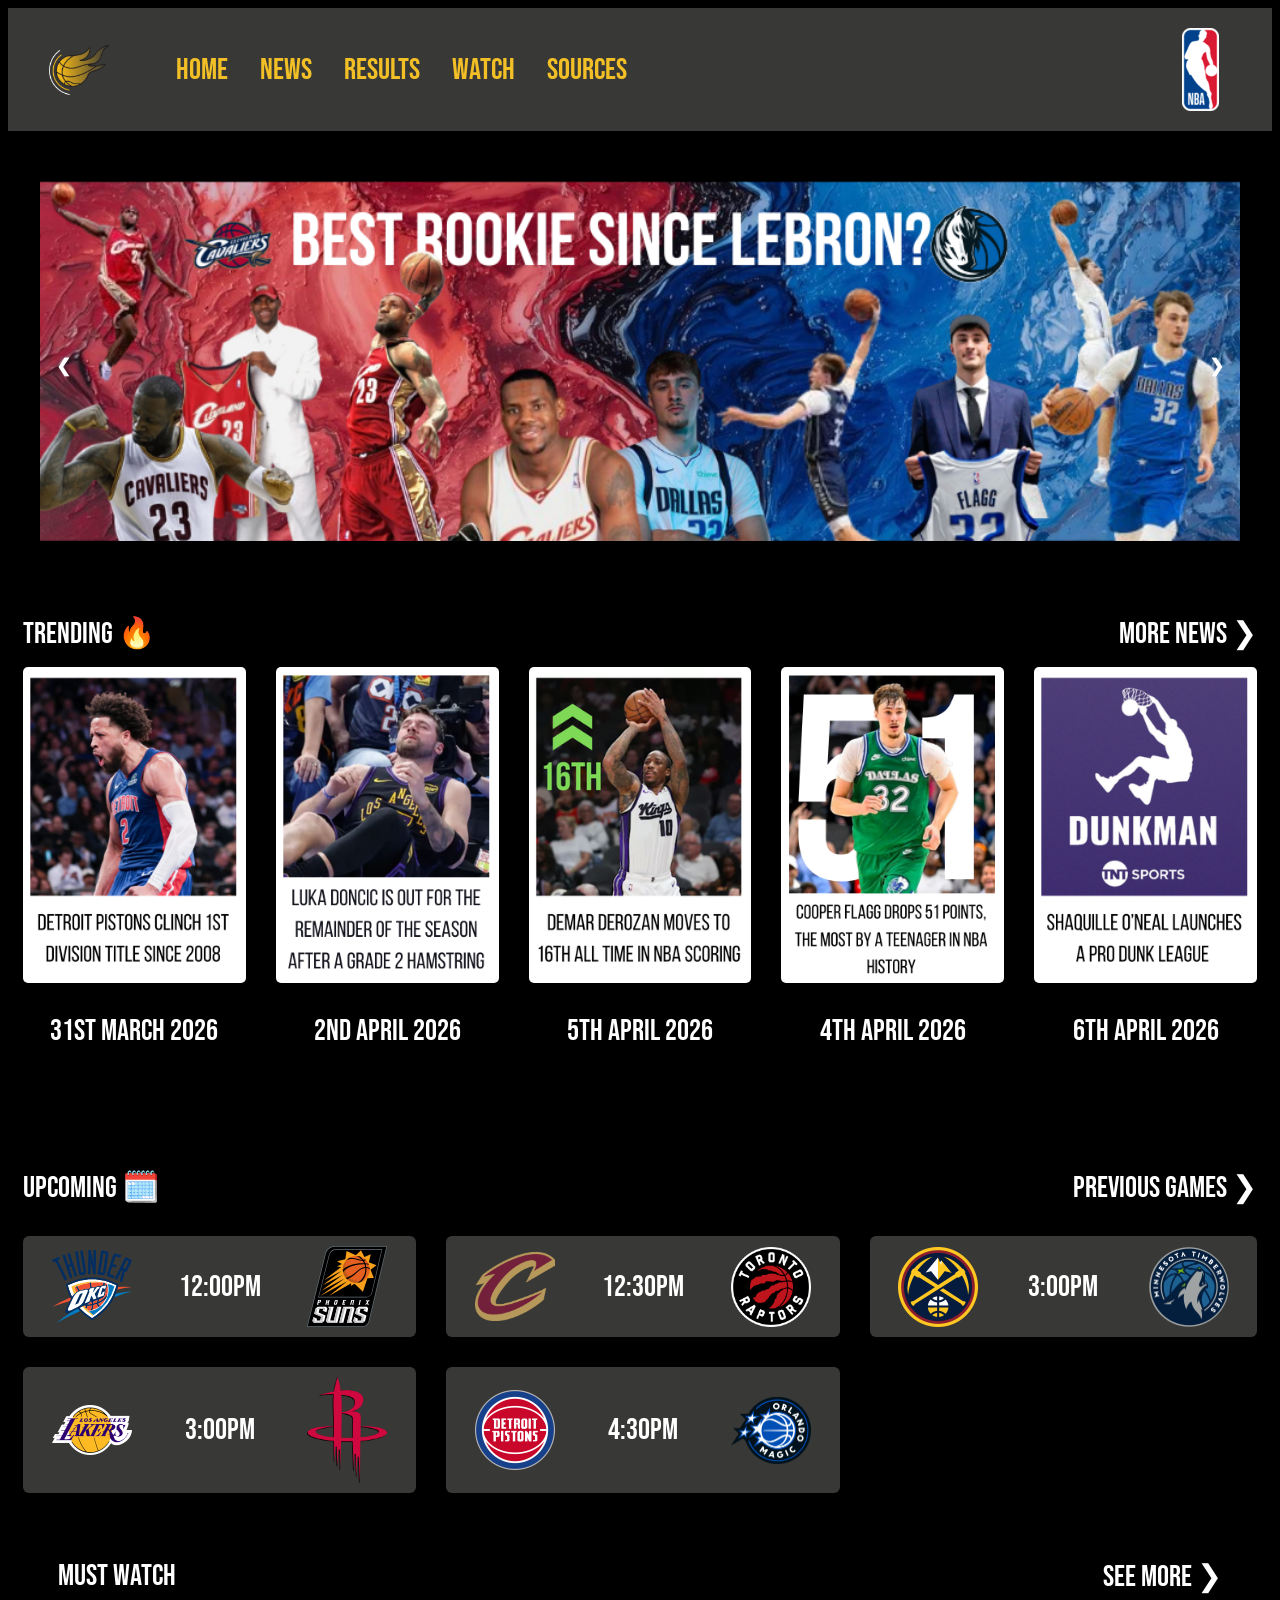
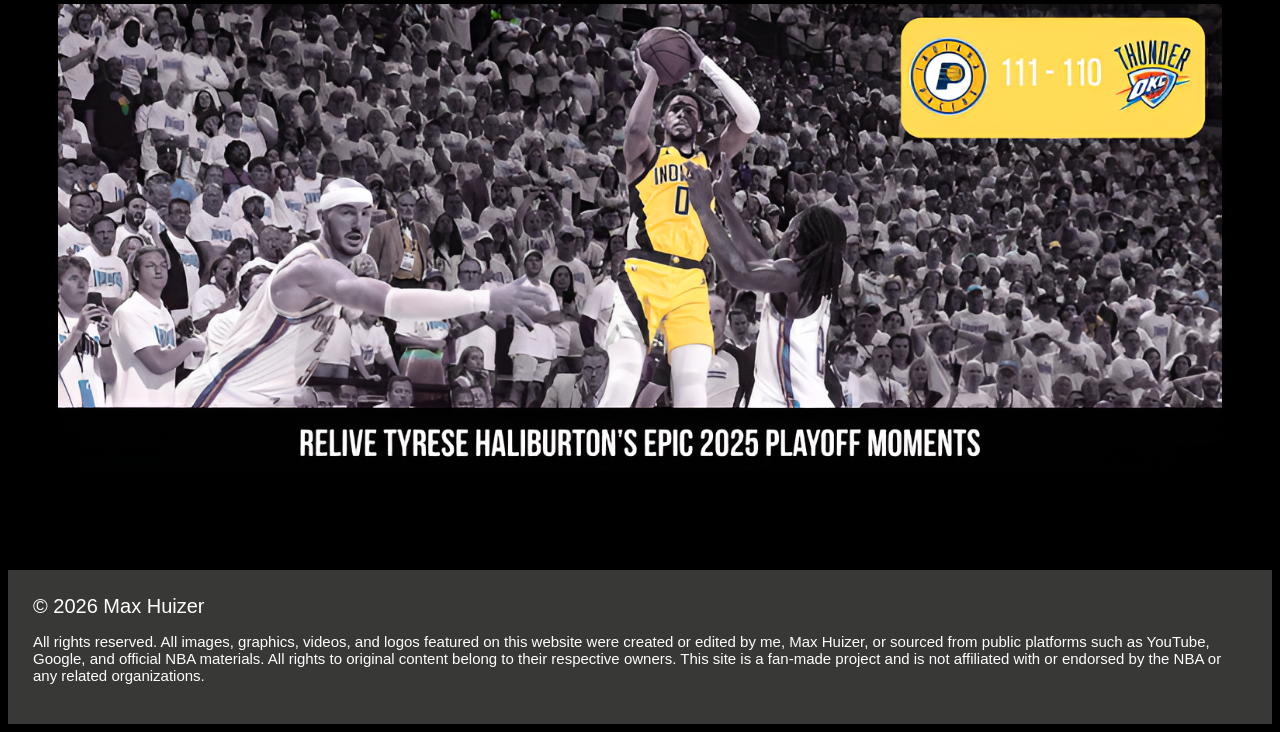
<file: index.html>
<!DOCTYPE html>
<html lang="en">
<head>
    <link rel="stylesheet" href="style.css">
    <meta charset="UTF-8">
    <meta name="viewport" content="width=device-width, initial-scale=1.0">
    <title>Max's basketball website</title>
    <link rel="icon" type="image/png" href="images/website logo.png">
    <link rel="preconnect" href="https://fonts.googleapis.com">
    <link rel="preconnect" href="https://fonts.gstatic.com" crossorigin>
    <link href="https://fonts.googleapis.com/css2?family=Bebas+Neue&display=swap" rel="stylesheet">
</head>
<body>


<div class="navbar">
  <div class="Logo1">
  <img src="images/website logo.png" alt="Website Logo">
</div>

  <div class="navbarlinks">
  <ul>
  <li><a href="index.html">Home</a></li>

  <li class="dropdown">
  <a href="#" class="dropbtn">News</a>
  <div class="dropdown-content">
  <a href="News.html">Breaking News</a>
  <a href="trades.html">Trades</a>
  </div>
  </li>

  <li class="dropdown">
  <a href="#" class="dropbtn">Results</a>
  <div class="dropdown-content">
  <a href="Results.html">Final Scores</a>
  <a href="standings.html">Standings</a>
  </div>
 </li>

 <li class="dropdown">
  <a href="#" class="dropbtn">Watch</a>
  <div class="dropdown-content">
  <a href="highlights.html">Game highlights</a>
  <a href="player_highlights.html">Player Highlights</a>
  </div>
  </li>

  <li><a href="sources.html">Sources</a></li>
  </ul>
  </div>

  <div class="nbalogo">
    <img src="images/NBA.png" alt="NBA Logo">
  </div>
</div>

<div class="home-container">

<div class="mySlides fade">
  <img src="images/Rookie.png" style="width:100%">
</div>

<div class="mySlides fade">
  <img src="images/wemby home slide.png" style="width:100%">
</div>

<div class="mySlides fade">
  <img src="images/HOF.png" style="width:100%">
</div>

<div class="mySlides fade">
  <img src="images/expansion32.png" style="width:100%">
</div>

<div class="mySlides fade">
  <img src="images/mvp.png" style="width:100%">
</div>

<a class="prev" onclick="plusSlides(-1)">❮</a>
<a class="next" onclick="plusSlides(1)">❯</a>

</div>
<br>

  </div>

</div>

<div class="trending">
    <div class="trendingtitle">Trending 🔥</div>
    <div class="morenews"> <a href="News.html">More News ❯</a></div>
    
    <div class="newsthumbnail">
        <img src="images/Detroit 1 seed.png" alt="Detroit Pistons 1 seed">
        <p>31st March 2026</p>
    </div>
    <div class="newsthumbnail">
        <img src="images/Luka injury.png" alt="Luka Doncic injury">
        <p>2nd April 2026</p>
    </div>
    <div class="newsthumbnail">
        <img src="images/DeMar I say it the less I like it.png" alt="DeMar DeRozan">
        <p>5th April 2026</p>
    </div>
    <div class="newsthumbnail">
        <img src="images/cooperflagg51.png" alt="Cooper Flagg">
        <p>4th April 2026</p>
    </div>
    <div class="newsthumbnail">
        <img src="images/Shaq dunkman 2.png" alt="Dunkman">
        <p> 6th April 2026</p>
    </div>
</div>

<div class="upcoming">
<div class="upcomingtitle">Upcoming 🗓️</div>
<div class="ygames"> <a href="Results.html">Previous Games ❯</a></div>
<div class="game"><img src="images/nba logos/Oklahoma_City_Thunder.svg" alt="Oklahoma City Thunder"> 12:00pm<img src="images/nba logos/Phoenix_Suns_logo.svg" alt="Phoenix Suns"></div>
    <div class="game"><img src="images/nba logos/Cleveland_Cavaliers.png" alt="Cleveland Cavaliers"> 12:30pm <img src="images/nba logos/Toronto_Raptors.png" alt="Toronto Raptors"></div>
    <div class="game"><img src="images/nba logos/Denver_Nuggets.png" alt="Denver Nuggets"> 3:00pm <img src="images/nba logos/Minnesota_Timberwolves_logo.png" alt="Minnesota_Timberwolves_logo"></div>
    <div class="game"><img src="images/nba logos/Los_Angeles_Lakers_logo.png" alt="Los Angeles Lakers"> 3:00pm <img src="images/nba logos/Houston_Rockets.png" alt="Houston Rockets"></div>
    <div class="game"><img src="images/nba logos/detroit pistons.png" alt="Detroit Pistons"> 4:30pm<img src="images/nba logos/Orlando_Magic.png" alt="Orlando Magic"></div>
</div>

<div class="highlightscontainer">
  <div class="htitle">Must watch</div>
<div class="morehighlights"> <a href="highlights.html">See more ❯</a></div>

<div class="highlight">
  <img src="images/hali.png" alt="Tyrese Haliburton insane Playoffs moments">
</div>

<div class="highlight">
  <img src="images/steph3s.png" alt="Stephen Curry best threes">
</div>

<div class="highlight">
  <img src="images/dunk contest.png" alt="2026 NBA Dunk Contest">
</div>


</div>
    
<script>
let slideIndex = 1;
showSlides(slideIndex);

function plusSlides(n) {
  showSlides(slideIndex += n);
}

function currentSlide(n) {
  showSlides(slideIndex = n);
}

function showSlides(n) {
  let i;
  let slides = document.getElementsByClassName("mySlides");
  if (n > slides.length) {slideIndex = 1}    
  if (n < 1) {slideIndex = slides.length}
  for (i = 0; i < slides.length; i++) {
    slides[i].style.display = "none";  
  }
  slides[slideIndex-1].style.display = "block";  
}
</script>

<script>
let highlightIndex = 0;
showHighlightSlides();

function showHighlightSlides() {
  let i;
  let slides = document.getElementsByClassName("highlight");

  for (i = 0; i < slides.length; i++) {
    slides[i].style.display = "none";  
  }

  highlightIndex++;
  if (highlightIndex > slides.length) {
    highlightIndex = 1;
  }

  slides[highlightIndex - 1].style.display = "block";  

  setTimeout(showHighlightSlides, 3000);
}
</script>

  <footer> 
    <h>© 2026 Max Huizer</h>
    <p>
    All rights reserved. All images, graphics, videos, and logos featured on this website were created 
    or edited by me, Max Huizer, or sourced from public platforms such as YouTube, Google, and official
    NBA materials. All rights to original content belong to their respective owners. This site is a 
    fan-made project and is not affiliated with or endorsed by the NBA or any related organizations.
     </p>
</footer>
  
</body>
</html>
</file>
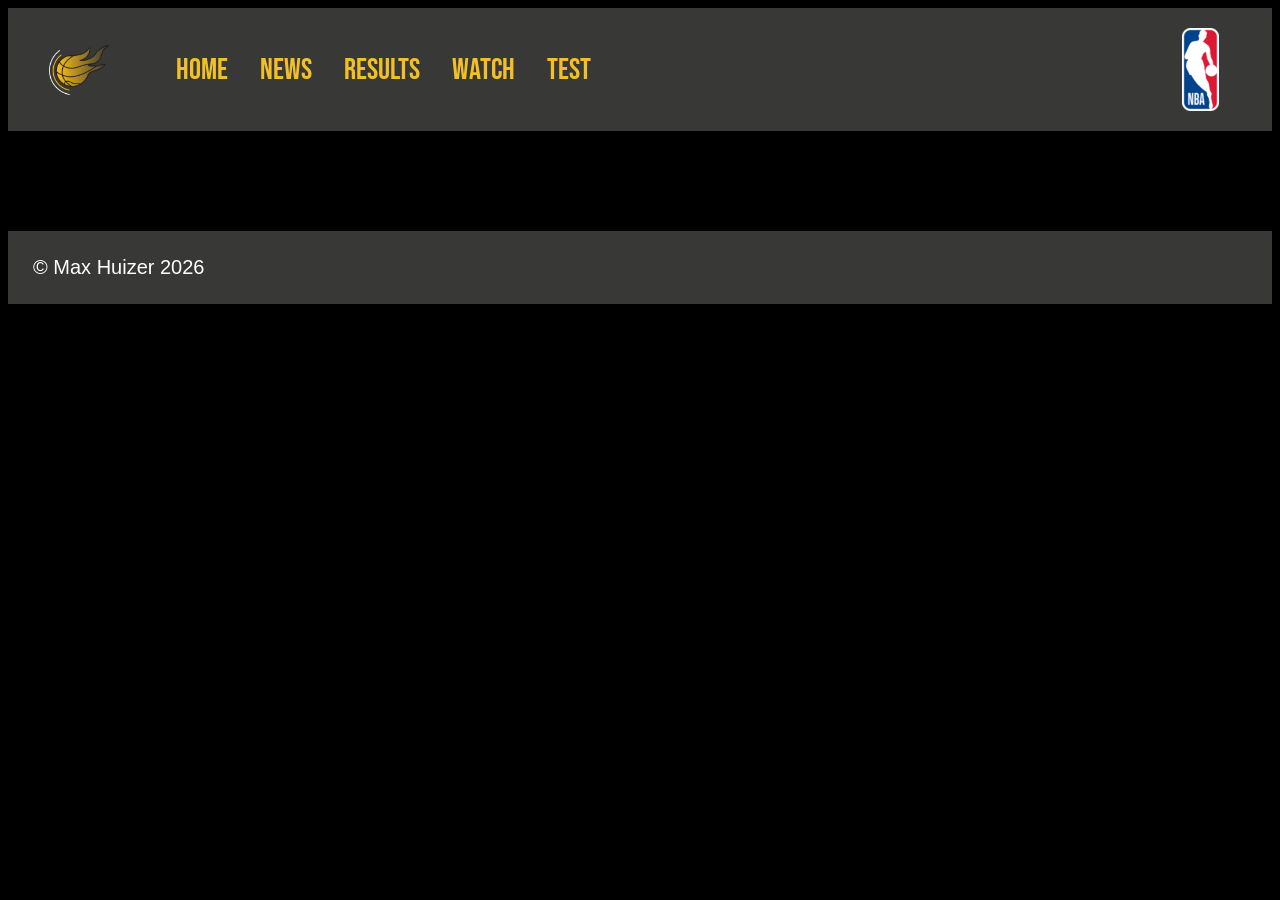
<file: boxscore.html>
<!DOCTYPE html>
<html lang="en">
<head>
    <link rel="stylesheet" href="style.css">
    <meta charset="UTF-8">
    <meta name="viewport" content="width=device-width, initial-scale=1.0">
    <title>Max's basketball website</title>
    <link rel="icon" type="image/png" href="images/website logo.png">
    <link rel="preconnect" href="https://fonts.googleapis.com">
    <link rel="preconnect" href="https://fonts.gstatic.com" crossorigin>
    <link href="https://fonts.googleapis.com/css2?family=Bebas+Neue&display=swap" rel="stylesheet">
</head>
<body>


<div class="navbar">
  <div class="Logo1">
    <img src="images/website logo.png" alt="Website Logo">
  </div>

  <div class="navbarlinks">
    <ul>
      <li><a href="index.html">Home</a></li>

      <li class="dropdown">
        <a href="#" class="dropbtn">News</a>
        <div class="dropdown-content">
          <a href="News.html">Breaking News</a>
          <a href="trades.html">Trades</a>
        </div>
      </li>

      <li class="dropdown">
        <a href="#" class="dropbtn">Results</a>
        <div class="dropdown-content">
          <a href="Results.html">Final Scores</a>
          <a href="boxscore.html">Box score</a>
        </div>
      </li>

      <li class="dropdown">
        <a href="#" class="dropbtn">Watch</a>
        <div class="dropdown-content">
          <a href="highlights.html">Game highlights</a>
          <a href="player_highlights.html">Player Highlights</a>
        </div>
      </li>

      <li><a href="test.html">Test</a></li>
    </ul>
  </div>

  <div class="nbalogo">
    <img src="images/NBA.png" alt="NBA Logo">
  </div>
</div>

  <footer> 
    © Max Huizer 2026
  </footer>
  
</body>
</html>
</file>
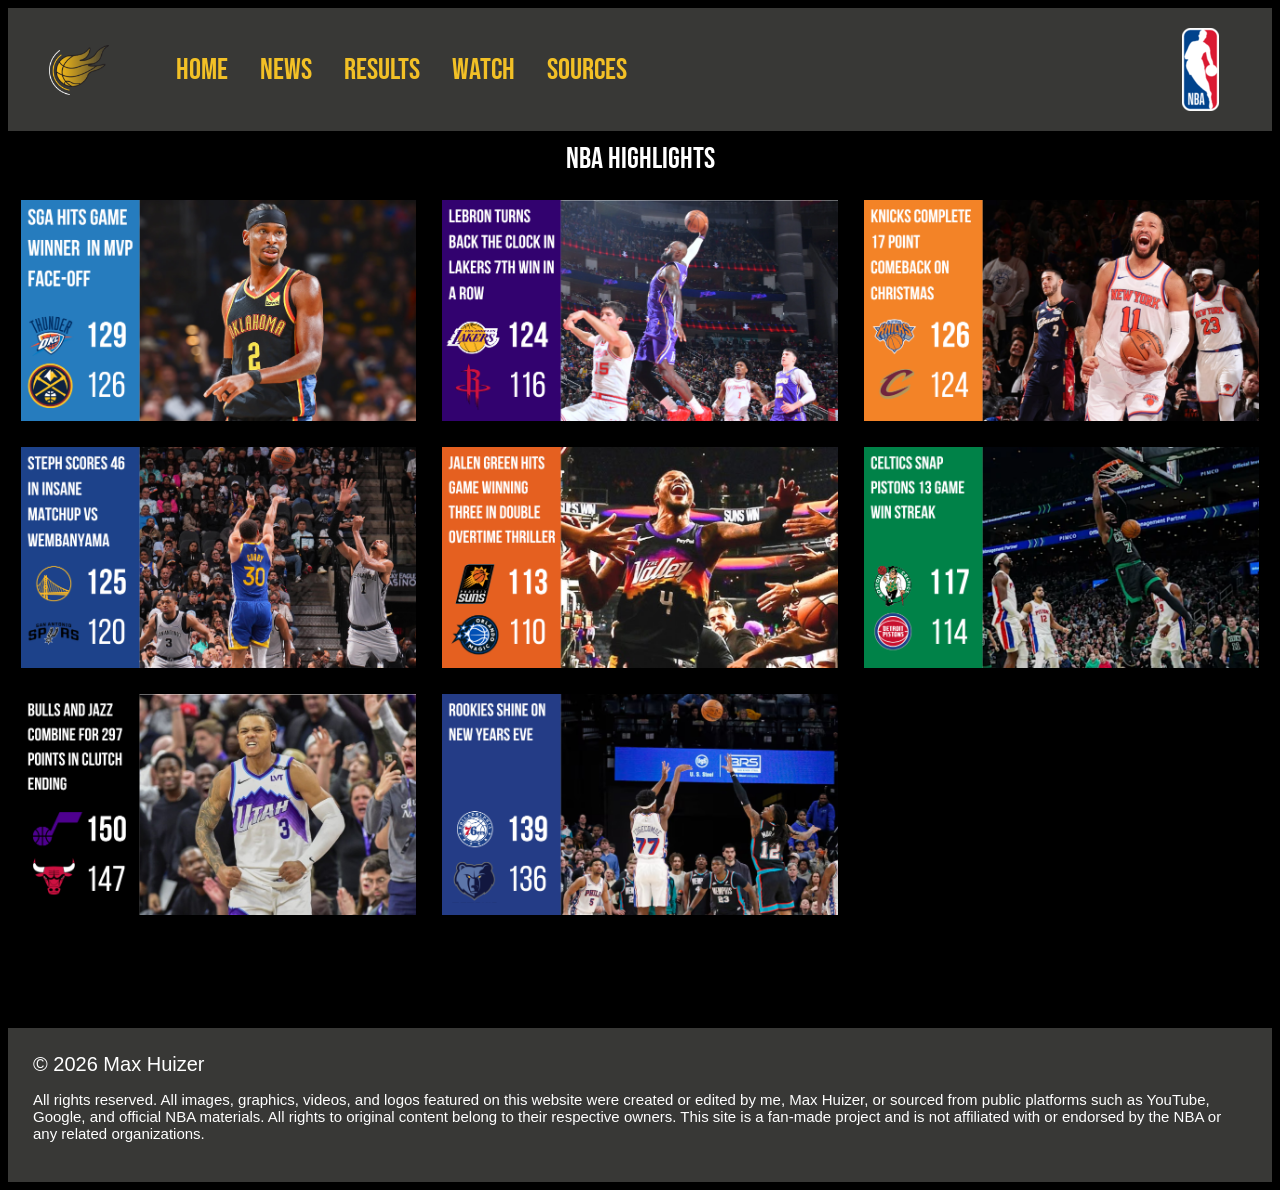
<file: highlights.html>
<!DOCTYPE html>
<html lang="en">
<head>
    <link rel="stylesheet" href="style.css">
    <meta charset="UTF-8">
    <meta name="viewport" content="width=device-width, initial-scale=1.0">
    <title>NBA Highlights</title>
     <link rel="icon" type="image/png" href="images/camera.png">
     <link rel="preconnect" href="https://fonts.googleapis.com">
     <link rel="preconnect" href="https://fonts.gstatic.com" crossorigin>
     <link href="https://fonts.googleapis.com/css2?family=Bebas+Neue&display=swap" rel="stylesheet">
</head>
<body>

<div class="navbar">
  <div class="Logo1">
   <img src="images/website logo.png" alt="Website Logo">
  </div>

  <div class="navbarlinks">
  <ul>
  <li><a href="index.html">Home</a></li>

  <li class="dropdown">
  <a href="#" class="dropbtn">News</a>
  <div class="dropdown-content">
  <a href="News.html">Breaking News</a>
  <a href="trades.html">Trades</a>
  </div>
  </li>

  <li class="dropdown">
  <a href="#" class="dropbtn">Results</a>
  <div class="dropdown-content">
  <a href="Results.html">Final Scores</a>
  <a href="standings.html">Standings</a>
  </div>
 </li>

 <li class="dropdown">
  <a href="#" class="dropbtn">Watch</a>
  <div class="dropdown-content">
  <a href="highlights.html">Game highlights</a>
  <a href="player_highlights.html">Player Highlights</a>
  </div>
  </li>
   <li><a href="sources.html">Sources</a></li>
  </ul>
  </div>

  <div class="nbalogo">
    <img src="images/NBA.png" alt="NBA Logo">
  </div>
</div>

<div class="Highlight_title">
  <div class="hl">
  <p>NBA Highlights </p>
  </div>
</div>

<div class="videos">
  <div class= "gamevideo">
     <a href="https://www.youtube.com/embed/fqXv2BY6zAg?si=ro8LI0EbYHBbh7ko" title="YouTube video player" frameborder="0" allow="accelerometer; autoplay; clipboard-write; encrypted-media; gyroscope; picture-in-picture; web-share" referrerpolicy="strict-origin-when-cross-origin" allowfullscreen; target="_blank">
   <img src="images/OKC VS DEN.png" alt="Thunder vs Nuggets">
   </iframe></a>
  </div> 

  <div class="gamevideo">
  <a href="https://www.youtube-nocookie.com/embed/tU6syGnXFG4?si=4yj5nKqBNWnv4_o4" title="YouTube video player" frameborder="0" allow="accelerometer; autoplay; clipboard-write; encrypted-media; gyroscope; picture-in-picture; web-share" referrerpolicy="strict-origin-when-cross-origin" allowfullscreen; target="_blank">
    <img src="images/LAL vs HOU.png" alt="Lakers vs Rockets">
  </iframe></a>
</div> 

<div class="gamevideo">
<a href="https://www.youtube-nocookie.com/embed/MEp3ymMFxsE?si=q12_2A6KYXYLQbR-" title="YouTube video player" frameborder="0" allow="accelerometer; autoplay; clipboard-write; encrypted-media; gyroscope; picture-in-picture; web-share" referrerpolicy="strict-origin-when-cross-origin" allowfullscreen; target="_blank">
    <img src="images/Knicks vs Cavs.png" alt="Cavaliers vs Knicks">
  </iframe></a>
</div> 

<div class= "gamevideo">
     <a href="https://www.youtube-nocookie.com/embed/D-NkB0kWYCQ?si=OF6IElod1kFWRwAe title="YouTube video player" frameborder="0" allow="accelerometer; autoplay; clipboard-write; encrypted-media; gyroscope; picture-in-picture; web-share" referrerpolicy="strict-origin-when-cross-origin" allowfullscreen; target="_blank">
   <img src="images/GSW vs SAS.png" alt="Spurs vs Warriors">
   </iframe></a>
  </div> 

  <div class="gamevideo">
  <a href="https://www.youtube-nocookie.com/embed/ll5OrtwxPRE?si=1Oyl3BzAmoDydBml" title="YouTube video player" frameborder="0" allow="accelerometer; autoplay; clipboard-write; encrypted-media; gyroscope; picture-in-picture; web-share" referrerpolicy="strict-origin-when-cross-origin" allowfullscreen; target="_blank">
    <img src="images/PHX vs ORL.png" alt="Suns vs Orlando">
  </iframe></a>
</div> 

<div class="gamevideo">
<a href="https://www.youtube-nocookie.com/embed/0whGURyivCc?si=CwrxQ4tAjH4pBKFR" title="YouTube video player" frameborder="0" allow="accelerometer; autoplay; clipboard-write; encrypted-media; gyroscope; picture-in-picture; web-share" referrerpolicy="strict-origin-when-cross-origin" allowfullscreen; target="_blank">
    <img src="images/Celtics vs pistons.png" alt="Beltics vs Pistons">
  </iframe></a>
</div> 

<div class="gamevideo">
<a href="https://www.youtube-nocookie.com/embed/0plB3_SpzSI?si=jHhRmavhnpBO13ef" title="YouTube video player" frameborder="0" allow="accelerometer; autoplay; clipboard-write; encrypted-media; gyroscope; picture-in-picture; web-share" referrerpolicy="strict-origin-when-cross-origin" allowfullscreen; target="_blank">
    <img src="images/bulls vs jazz.png" alt="Bulls vs Jazz">
  </iframe></a>
</div> 

<div class="gamevideo">
<a href="https://www.youtube-nocookie.com/embed/L4LFxoYpXZ0?si=-vJyF_XnZ4xWHYsG" title="YouTube video player" frameborder="0" allow="accelerometer; autoplay; clipboard-write; encrypted-media; gyroscope; picture-in-picture; web-share" referrerpolicy="strict-origin-when-cross-origin" allowfullscreen; target="_blank">
    <img src="images/76ers vs grizzlies.png" alt="76ers vs Grizzlies">
  </iframe></a>
</div> 
  </div>
    
<footer> 
    <h>© 2026 Max Huizer</h>
    <p>
    All rights reserved. All images, graphics, videos, and logos featured on this website were created 
    or edited by me, Max Huizer, or sourced from public platforms such as YouTube, Google, and official
    NBA materials. All rights to original content belong to their respective owners. This site is a 
    fan-made project and is not affiliated with or endorsed by the NBA or any related organizations.
     </p>
</footer>

</body>
</html>
</file>
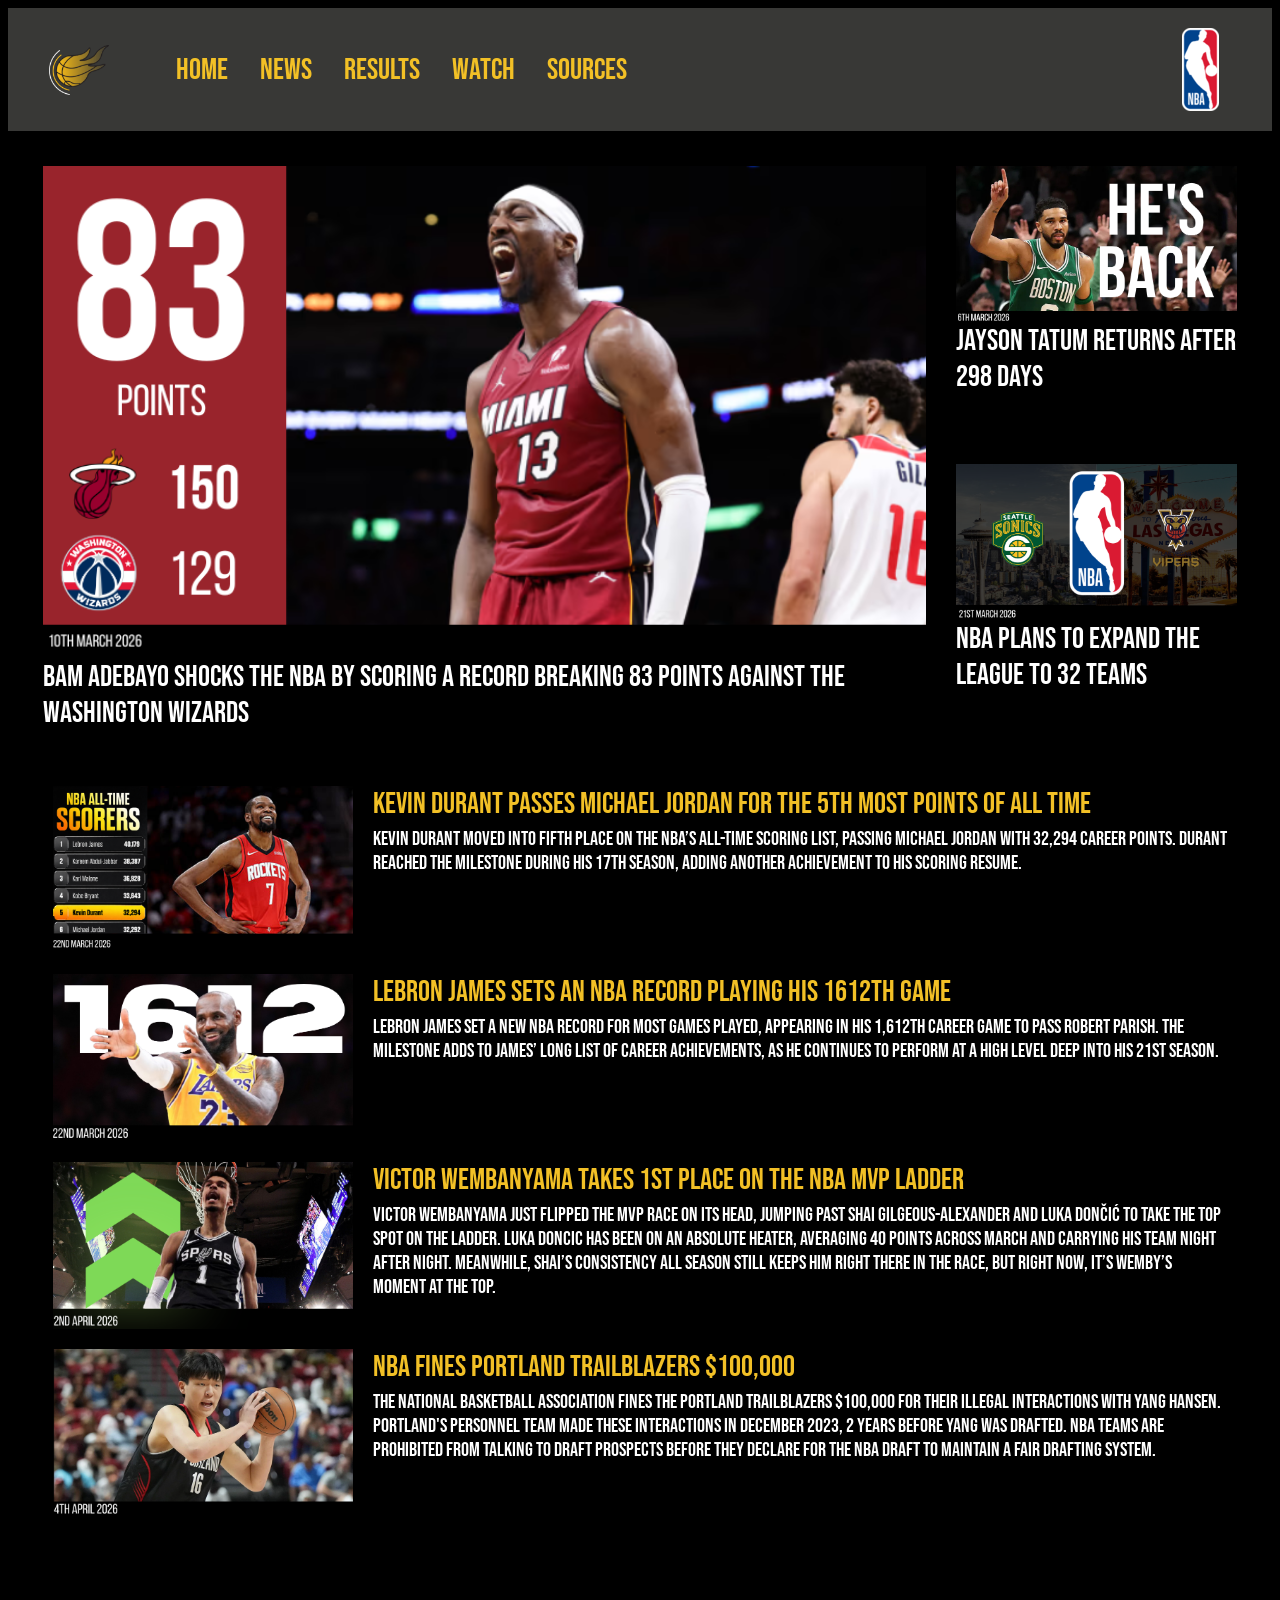
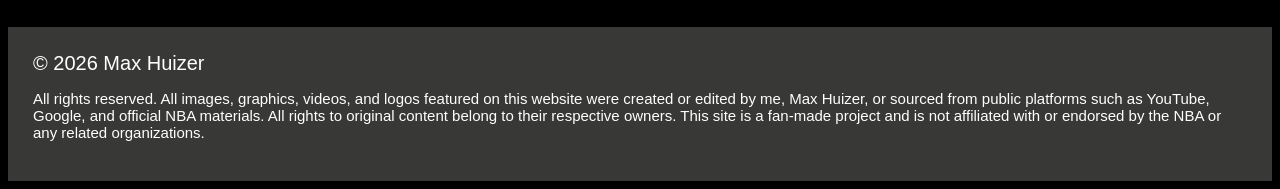
<file: News.html>
<!DOCTYPE html>
<html lang="en">
<head>
    <link rel="stylesheet" href="style.css">
    <meta charset="UTF-8">
    <meta name="viewport" content="width=device-width, initial-scale=1.0">
    <title>NBA News</title>
    <link rel="icon" type="image/png" href="images/newspaper.png">
    <link rel="preconnect" href="https://fonts.googleapis.com">
    <link rel="preconnect" href="https://fonts.gstatic.com" crossorigin>
    <link href="https://fonts.googleapis.com/css2?family=Bebas+Neue&display=swap" rel="stylesheet">
</head>

<body>

<div class="navbar">
  <div class="Logo1">
   <img src="images/website logo.png" alt="Website Logo">
  </div>

  <div class="navbarlinks">
  <ul>
  <li><a href="index.html">Home</a></li>

  <li class="dropdown">
  <a href="#" class="dropbtn">News</a>
  <div class="dropdown-content">
  <a href="News.html">Breaking News</a>
  <a href="trades.html">Trades</a>
  </div>
  </li>

  <li class="dropdown">
  <a href="#" class="dropbtn">Results</a>
  <div class="dropdown-content">
  <a href="Results.html">Final Scores</a>
  <a href="standings.html">Standings</a>
  </div>
 </li>

 <li class="dropdown">
  <a href="#" class="dropbtn">Watch</a>
  <div class="dropdown-content">
  <a href="highlights.html">Game highlights</a>
  <a href="player_highlights.html">Player Highlights</a>
  </div>
  </li>
   <li><a href="sources.html">Sources</a></li>
  </ul>
  </div>

  <div class="nbalogo">
    <img src="images/NBA.png" alt="NBA Logo">
  </div>
</div>

<div class="NEWS1">
  <div class="Bam">
    <img src="images/Bam 83.png" alt="Bam Adebayo scores 83 points">
    Bam Adebayo shocks the NBA by scoring a record breaking 83 points against the Washington Wizards
  </div>
  <div class="JT">
    <img src="images/JT Return.png" alt="Jayson Tatum">
    Jayson Tatum returns after 298 days
  </div>

  <div class="expansion">
    <img src="images/NBA Expansion.png" alt="NBA Expansion">
     NBA plans to expand the league to 32 teams
  </div>
</div>

  <div class="NEWS2">
  <div class="newsimage">
  <img src="images/KD 5th.png" alt="KD career points">
  </div>

<div class="newstext">
<p>Kevin Durant passes Michael Jordan for the 5th most points of all time</p>
Kevin Durant moved into fifth place on the NBA’s all-time scoring list, passing Michael Jordan with 32,294 career points. Durant reached the milestone during his 17th season, adding another achievement to his scoring resume.
</div>

  <div class="newsimage">
  <img src="images/LBJ 1612 games.png" alt="LeBron 1216 games played">
  </div>

  <div class="newstext">
    <p>LeBron James sets an NBA record playing his 1612th game</p>
    LeBron James set a new NBA record for most games played,
    appearing in his 1,612th career game to pass Robert Parish.
    The milestone adds to James’ long list of career achievements, 
    as he continues to perform at a high level deep into his 21st season.
  </div>

<div class="newsimage">
  <img src="images/wemby mvp.png" alt="Victor Wembanyama">
  </div>

<div class="newstext">
<p>Victor Wembanyama takes 1st place on the NBA MVP Ladder</p>
Victor Wembanyama just flipped the MVP race on its head, jumping past Shai Gilgeous-Alexander and Luka Dončić 
to take the top spot on the ladder. Luka Doncic has been on an absolute heater, averaging 40 points across March 
and carrying his team night after night. Meanwhile, Shai’s consistency all season still keeps him 
right there in the race, but right now, it’s Wemby’s moment at the top.
</div>

    <div class="newsimage">
  <img src="images/yang.png" alt="Yang Hansen">
  </div>

  <div class="newstext">
    <p>NBA fines Portland Trailblazers $100,000</p>
   The National Basketball Association fines the Portland Trailblazers $100,000 for their illegal interactions with Yang Hansen.
   Portland's personnel team made these interactions in December 2023, 2 years before Yang was drafted. NBA teams are prohibited
    from talking to draft prospects before they declare for the NBA Draft to maintain a fair drafting system.
    
  </div>
</div>
    
<footer> 
    <h>© 2026 Max Huizer</h>
    <p>
    All rights reserved. All images, graphics, videos, and logos featured on this website were created 
    or edited by me, Max Huizer, or sourced from public platforms such as YouTube, Google, and official
    NBA materials. All rights to original content belong to their respective owners. This site is a 
    fan-made project and is not affiliated with or endorsed by the NBA or any related organizations.
     </p>
</footer>

</body>
</html>
</file>
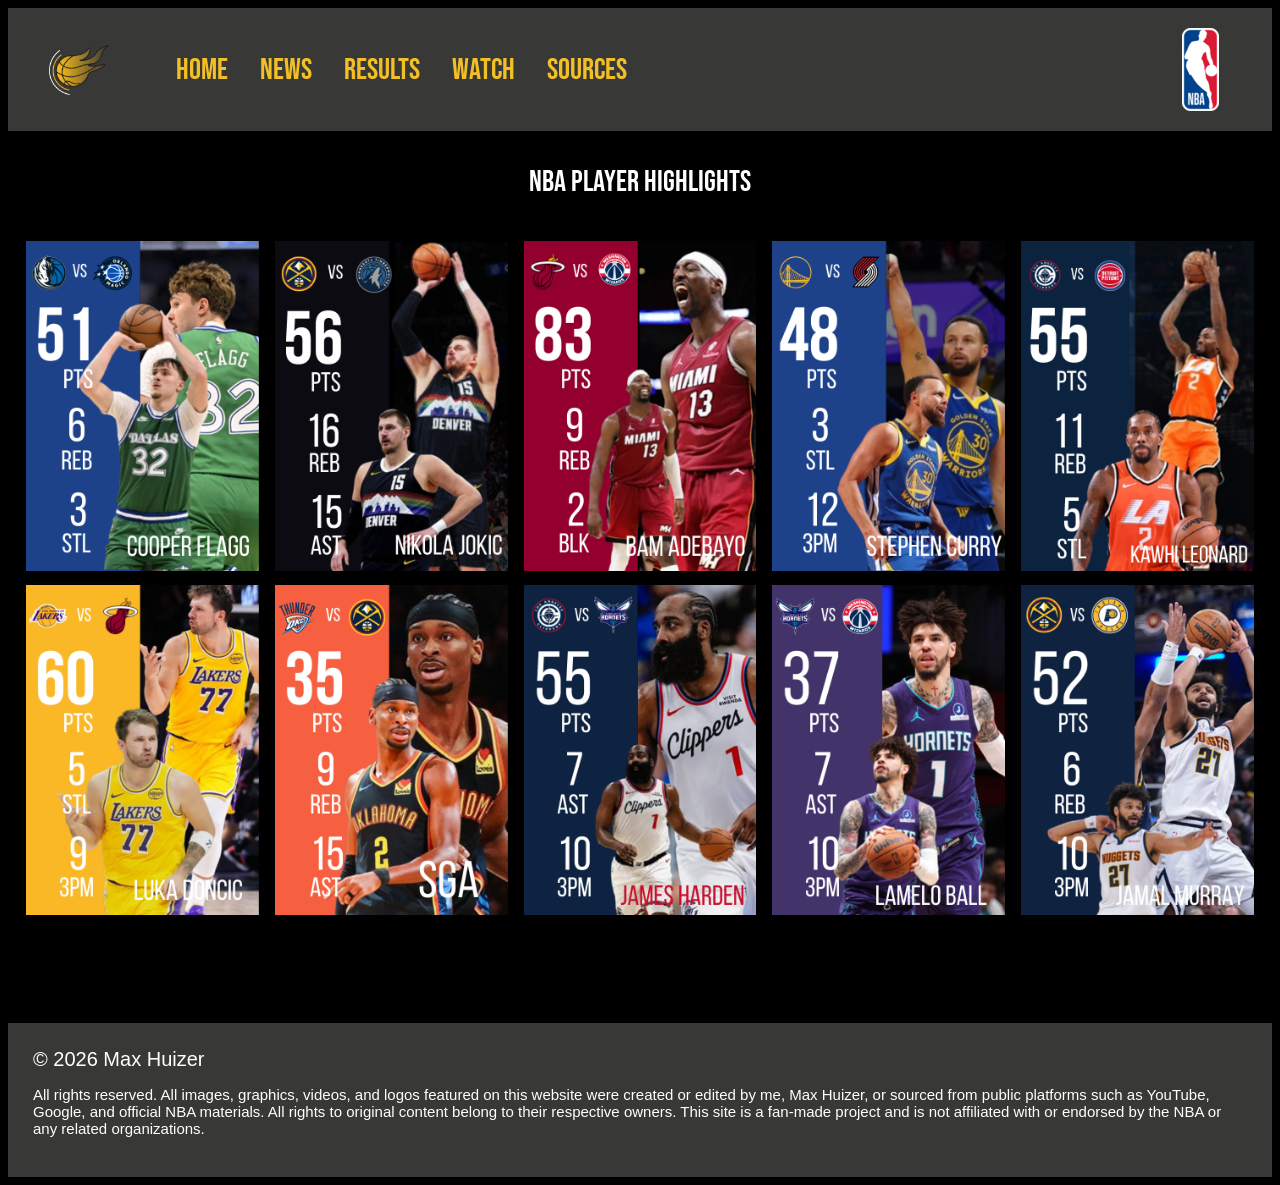
<file: player_highlights.html>
<!DOCTYPE html>
<html lang="en">
<head>
    <link rel="stylesheet" href="style.css">
    <meta charset="UTF-8">
    <meta name="viewport" content="width=device-width, initial-scale=1.0">
    <title>Max's basketball website</title>
    <link rel="icon" type="image/png" href="images/camera.png">
    <link rel="preconnect" href="https://fonts.googleapis.com">
    <link rel="preconnect" href="https://fonts.gstatic.com" crossorigin>
    <link href="https://fonts.googleapis.com/css2?family=Bebas+Neue&display=swap" rel="stylesheet">
</head>
<body>

<div class="navbar">
  <div class="Logo1">
   <img src="images/website logo.png" alt="Website Logo">
  </div>

  <div class="navbarlinks">
  <ul>
  <li><a href="index.html">Home</a></li>

  <li class="dropdown">
  <a href="#" class="dropbtn">News</a>
  <div class="dropdown-content">
  <a href="News.html">Breaking News</a>
  <a href="trades.html">Trades</a>
  </div>
  </li>

  <li class="dropdown">
  <a href="#" class="dropbtn">Results</a>
  <div class="dropdown-content">
  <a href="Results.html">Final Scores</a>
  <a href="standings.html">Standings</a>
  </div>
 </li>

 <li class="dropdown">
  <a href="#" class="dropbtn">Watch</a>
  <div class="dropdown-content">
  <a href="highlights.html">Game highlights</a>
  <a href="player_highlights.html">Player Highlights</a>
  </div>
  </li>
   <li><a href="sources.html">Sources</a></li>
  </ul>
  </div>

  <div class="nbalogo">
    <img src="images/NBA.png" alt="NBA Logo">
  </div>
</div>

<div class="playerhighlights">
<div class="playertitle"><p>NBA Player Highlights</p></div>

<div class= "playervideo">
     <a href="https://www.youtube-nocookie.com/embed/hmvA_bVRZKI?si=A9RReApab_hwTtpF" title="YouTube video player" frameborder="0" allow="accelerometer; autoplay; clipboard-write; encrypted-media; gyroscope; picture-in-picture; web-share" referrerpolicy="strict-origin-when-cross-origin" allowfullscreen; target="_blank">
   <img src="images/Flagg.png" alt="Cooper Flagg">
   </iframe></a>
  </div> 

  <div class= "playervideo">
     <a href="https://www.youtube-nocookie.com/embed/f1ong69q70M?si=d4jMbHG8Jarnpre2" title="YouTube video player" frameborder="0" allow="accelerometer; autoplay; clipboard-write; encrypted-media; gyroscope; picture-in-picture; web-share" referrerpolicy="strict-origin-when-cross-origin" allowfullscreen; target="_blank">
   <img src="images/Jokic.png" alt="Jokic">
   </iframe></a>
  </div> 

  <div class= "playervideo">
     <a href="https://www.youtube-nocookie.com/embed/AfHhcjfalgs?si=j49GilTCFRIJBAz4" title="YouTube video player" frameborder="0" allow="accelerometer; autoplay; clipboard-write; encrypted-media; gyroscope; picture-in-picture; web-share" referrerpolicy="strict-origin-when-cross-origin" allowfullscreen; target="_blank">
   <img src="images/bam performance.png" alt="Bam">
   </iframe></a>
  </div> 

  <div class= "playervideo">
     <a href="https://www.youtube-nocookie.com/embed/JXvlvgMlYYg?si=BKE6JPPNo-HTYytI" title="YouTube video player" frameborder="0" allow="accelerometer; autoplay; clipboard-write; encrypted-media; gyroscope; picture-in-picture; web-share" referrerpolicy="strict-origin-when-cross-origin" allowfullscreen; target="_blank">
   <img src="images/Steph.png" alt="Curry">
   </iframe></a>
  </div> 
  
  <div class= "playervideo">
     <a href="https://www.youtube-nocookie.com/embed/GpSZ09YuVqk?si=SVoh0ieKIvJHIYM5" title="YouTube video player" frameborder="0" allow="accelerometer; autoplay; clipboard-write; encrypted-media; gyroscope; picture-in-picture; web-share" referrerpolicy="strict-origin-when-cross-origin" allowfullscreen; target="_blank">
   <img src="images/Kawhi.png" alt="Kawhi">
   </iframe></a>
  </div>
  
  <div class= "playervideo">
     <a href="https://www.youtube-nocookie.com/embed/AcYgf_f6KRI?si=QS1vewXiGb75cZJL" title="YouTube video player" frameborder="0" allow="accelerometer; autoplay; clipboard-write; encrypted-media; gyroscope; picture-in-picture; web-share" referrerpolicy="strict-origin-when-cross-origin" allowfullscreen; target="_blank">
   <img src="images/luka60.png" alt="Luka">
   </iframe></a>
  </div> 

  <div class= "playervideo">
     <a href="https://www.youtube-nocookie.com/embed/YR0jiLmImyc?si=MymzrJ2Wi3fuadde" title="YouTube video player" frameborder="0" allow="accelerometer; autoplay; clipboard-write; encrypted-media; gyroscope; picture-in-picture; web-share" referrerpolicy="strict-origin-when-cross-origin" allowfullscreen; target="_blank">
   <img src="images/SGA.png" alt="SGA">
   </iframe></a>
  </div> 

  <div class= "playervideo">
     <a href="https://www.youtube-nocookie.com/embed/-Ig3dX54JA8?si=bKYFKS25-PMgtGuz" title="YouTube video player" frameborder="0" allow="accelerometer; autoplay; clipboard-write; encrypted-media; gyroscope; picture-in-picture; web-share" referrerpolicy="strict-origin-when-cross-origin" allowfullscreen; target="_blank">
   <img src="images/James Harden.png" alt="Harden">
   </iframe></a>
  </div> 

  <div class= "playervideo">
     <a href="https://www.youtube-nocookie.com/embed/kHF99kiUYnI?si=Gps__ifNyt9aVyXE" title="YouTube video player" frameborder="0" allow="accelerometer; autoplay; clipboard-write; encrypted-media; gyroscope; picture-in-picture; web-share" referrerpolicy="strict-origin-when-cross-origin" allowfullscreen; target="_blank">
   <img src="images/lamelo.png" alt="LaMelo">
   </iframe></a>
  </div> 

  <div class= "playervideo">
     <a href="https://www.youtube-nocookie.com/embed/AeiO4E5Marw?si=B8ZzT4KDWmn_ow2u" title="YouTube video player" frameborder="0" allow="accelerometer; autoplay; clipboard-write; encrypted-media; gyroscope; picture-in-picture; web-share" referrerpolicy="strict-origin-when-cross-origin" allowfullscreen; target="_blank">
   <img src="images/Jamal Murray.png" alt="Jamal Murray">
   </iframe></a>
  </div> 

</div>

<footer> 
    <h>© 2026 Max Huizer</h>
    <p>
    All rights reserved. All images, graphics, videos, and logos featured on this website were created 
    or edited by me, Max Huizer, or sourced from public platforms such as YouTube, Google, and official
    NBA materials. All rights to original content belong to their respective owners. This site is a 
    fan-made project and is not affiliated with or endorsed by the NBA or any related organizations.
     </p>
</footer>
  
</body>
</html>
</file>
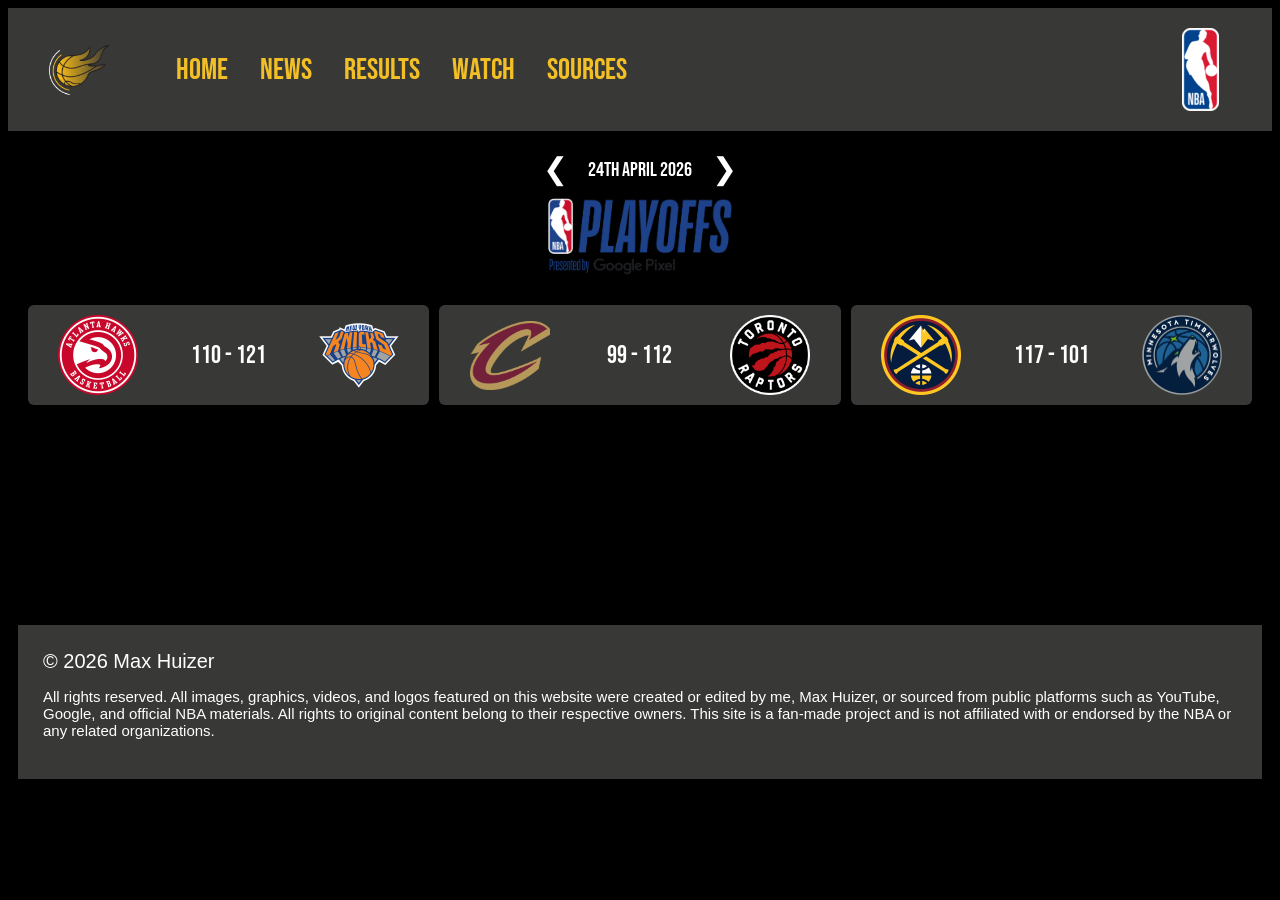
<file: Results.html>
<!DOCTYPE html>
<html lang="en">
<head>
<meta charset="UTF-8">
<meta name="viewport" content="width=device-width, initial-scale=1.0">
<title>NBA Results</title>
<link rel="icon" type="image/png" href="images/trophy.png">
<link href="https://fonts.googleapis.com/css2?family=Bebas+Neue&display=swap" rel="stylesheet">
<link rel="stylesheet" href="style.css">
</head>

<body>

<div class="navbar">
  <div class="Logo1">
   <img src="images/website logo.png" alt="Website Logo">
  </div>

  <div class="navbarlinks">
  <ul>
  <li><a href="index.html">Home</a></li>

  <li class="dropdown">
  <a href="#" class="dropbtn">News</a>
  <div class="dropdown-content">
  <a href="News.html">Breaking News</a>
  <a href="trades.html">Trades</a>
  </div>
  </li>

  <li class="dropdown">
  <a href="#" class="dropbtn">Results</a>
  <div class="dropdown-content">
  <a href="Results.html">Final Scores</a>
  <a href="standings.html">Standings</a>
  </div>
 </li>

 <li class="dropdown">
  <a href="#" class="dropbtn">Watch</a>
  <div class="dropdown-content">
  <a href="highlights.html">Game highlights</a>
  <a href="player_highlights.html">Player Highlights</a>
  </div>
  </li>
   <li><a href="sources.html">Sources</a></li>
  </ul>
  </div>

  <div class="nbalogo">
    <img src="images/NBA.png" alt="NBA Logo">
  </div>
</div>


<div class="slideshow-container">

     <div class="mySlides">
    <div class="date-bar">
        <div class="prev" onclick="plusSlides(-1)">❮</div>
        <div class="date">11th April 2026</div>
        <div class="next" onclick="plusSlides(1)">❯</div>
    </div>

    <div class="games-container">
        <div class="game"><img src="images/nba logos/Los_Angeles_Lakers_logo.png" alt="Los Angeles Lakers"> 119 - 103 <img src="images/nba logos/Golden_State_Warriors.png" alt="Golden State Warriors"></div>
        <div class="game"><img src="images/nba logos/Philadelphia_76ers.png" alt="Philadelphia 76ers"> 102 - 113<img src="images/nba logos/Houston_Rockets.png" alt="Houston Rockets"></div>
        <div class="game"><img src="images/nba logos/Indiana_Pacers.png" alt="Indiana Pacers"> 123 - 94 <img src="images/nba logos/Brooklyn_Nets.png" alt="Brooklyn Nets"></div>
        <div class="game"><img src="images/nba logos/Boston_Celtics.png" alt="Boston Celtics"> 106 - 112 <img src="images/nba logos/New_York_Knicks.png" alt="New York Knicks"></div>
        <div class="game"><img src="images/nba logos/Miami_Heat.png" alt="Miami Heat"> 114 - 128 <img src="images/nba logos/Toronto_Raptors.png" alt="Toronto Raptors"></div>
        <div class="game"><img src="images/nba logos/Chicago_Bulls.png" alt="Chicago Bulls"> 119 - 108 <img src="images/nba logos/Washington_Wizards.png" alt="Washington Wizards"></div>
    </div>
</div>

    <div class="mySlides">
    <div class="date-bar">
        <div class="prev" onclick="plusSlides(-1)">❮</div>
        <div class="date">12th April 2026</div>
        <div class="next" onclick="plusSlides(1)">❯</div>
    </div>

    <div class="games-container">
        <div class="game"><img src="images/nba logos/Phoenix_Suns_logo.svg" alt="Phoenix Suns"> 73 - 101 <img src="images/nba logos/Los_Angeles_Lakers_logo.png" alt="Los Angeles Lakers"></div>
        <div class="game"><img src="images/nba logos/Golden_State_Warriors.png" alt="Golden State Warriors"> 118 - 124 <img src="images/nba logos/SacramentoKings.png" alt="Sacramento Kings"></div>
        <div class="game"><img src="images/nba logos/Brooklyn_Nets.png" alt="Brooklyn Nets"> 108 - 125 <img src="images/nba logos/Milwaukee_Bucks.png" alt="Milwaukee Bucks"></div>
        <div class="game"><img src="images/nba logos/Los_Angeles_Clippers.png" alt="LA Clippers"> 97 - 116 <img src="images/nba logos/Portland_Trail_Blazers.png" alt="Portland Trail Blazers"></div>
        <div class="game"><img src="images/nba logos/Minnesota_Timberwolves_logo.png" alt="Minnesota Timberwolves"> 136 - 132 <img src="images/nba logos/Houston_Rockets.png" alt="Houston Rockets"></div>
        <div class="game"><img src="images/nba logos/Memphis_Grizzlies.svg.png" alt="Memphis Grizzlies"> 101 - 147 <img src="images/nba logos/Utah Jazz.png" alt="Utah Jazz"></div>
        <div class="game"><img src="images/nba logos/Oklahoma_City_Thunder.svg" alt="Oklahoma City Thunder"> 107 - 127 <img src="images/nba logos/Denver_Nuggets.png" alt="Denver Nuggets"></div>
        <div class="game"><img src="images/nba logos/Orlando_Magic.png" alt="Orlando Magic"> 127 - 103 <img src="images/nba logos/Chicago_Bulls.png" alt="Chicago Bulls"></div>
        <div class="game"><img src="images/nba logos/Dallas_Mavericks_logo.png" alt="Dallas Mavericks"> 120 - 139 <img src="images/nba logos/spurs.png" alt="San Antonio Spurs"></div>
        <div class="game"><img src="images/nba logos/New_Orleans_Pelicans_logo.svg" alt="New Orleans Pelicans"> 118 - 144 <img src="images/nba logos/Boston_Celtics.png" alt="Boston Celtics"></div>
        <div class="game"><img src="images/nba logos/Philadelphia_76ers.png" alt="Philadelphia 76ers"> 105 - 94 <img src="images/nba logos/Indiana_Pacers.png" alt="Indiana Pacers"></div>
        <div class="game"><img src="images/nba logos/Toronto_Raptors.png" alt="Toronto Raptors"> 95 - 112 <img src="images/nba logos/New_York_Knicks.png" alt="New York Knicks"></div>
        <div class="game"><img src="images/nba logos/detroit pistons.png" alt="Detroit Pistons"> 118 - 100 <img src="images/nba logos/Charlotte_Hornets.png" alt="Charlotte Hornets"></div>
        <div class="game"><img src="images/nba logos/Miami_Heat.png" alt="Miami Heat"> 140 - 117 <img src="images/nba logos/Washington_Wizards.png" alt="Washington Wizards"></div>
        <div class="game"><img src="images/nba logos/Cleveland_Cavaliers.png" alt="Cleveland Cavaliers"> 102 - 124 <img src="images/nba logos/Atlanta_Hawks.png" alt="Atlanta Hawks"></div>
    </div>
</div>

        <div class="mySlides">
        <div class="date-bar">
            <div class="prev" onclick="plusSlides(-1)">❮</div>
            <div class="date">13th April 2026</div>
            <div class="next" onclick="plusSlides(1)">❯</div>
        </div>
        <div class="games-container">
            <div class="game"><img src="images/nba logos/Utah Jazz.png" alt="Utah Jazz"> 107 - 131 <img src="images/nba logos/Los_Angeles_Lakers_logo.png" alt="Los Angeles Lakers"></div>
            <div class="game"><img src="images/nba logos/Toronto_Raptors.png" alt="Toronto Raptors"> 119 - 108 <img src="images/nba logos/detroit pistons.png" alt="Detroit Pistons"></div>
            <div class="game"><img src="images/nba logos/Milwaukee_Bucks.png" alt="Milwaukee Bucks"> 134 - 123 <img src="images/nba logos/Indiana_Pacers.png" alt="Indiana Pacers"></div>
            <div class="game"><img src="images/nba logos/Cleveland_Cavaliers.png" alt="Cleveland Cavaliers"> 120 - 130 <img src="images/nba logos/Dallas_Mavericks_logo.png" alt="Dallas Mavericks"></div>
            <div class="game"><img src="images/nba logos/Philadelphia_76ers.png" alt="Philadelphia 76ers"> 109 - 103 <img src="images/nba logos/Portland_Trail_Blazers.png" alt="Portland Trail Blazers"></div>
            <div class="game"><img src="images/nba logos/New_York_Knicks.png" alt="New York Knicks"> 110 - 107 <img src="images/nba logos/Golden_State_Warriors.png" alt="Golden State Warriors"></div>
            <div class="game"><img src="images/nba logos/SacramentoKings.png" alt="Sacramento Kings"> 116 - 137 <img src="images/nba logos/Boston_Celtics.png" alt="Boston Celtics"></div>
        </div>
    </div>

    <div class="mySlides">
        <div class="date-bar">
            <div class="prev" onclick="plusSlides(-1)">❮</div>
            <div class="date">15th April 2026</div>
            <div class="next" onclick="plusSlides(1)">❯</div>
        </div>

        <div class="Playin">
            <img src="images/playintournament.webp" alt="NBA Play-In Tournament"></div>

        <div class="games-container">
            <div class="game"><img src="images/nba logos/Charlotte_Hornets.png" alt="Charlotte Hornets"> 127 - 126 <img src="images/nba logos/Miami_Heat.png" alt="Miami Heat"></div>
            <div class="game"><img src="images/nba logos/Portland_Trail_Blazers.png" alt="Portland Trailblazers"> 114 - 110 <img src="images/nba logos/Phoenix_Suns_logo.svg" alt="Phoenix Suns"></div>
            <div class="game"><img src="images/nba logos/Orlando_Magic.png" alt="Orlando Magic"> 97 - 109 <img src="images/nba logos/Philadelphia_76ers.png" alt="Philadelphia 76ers"></div>
    <div class="game"><img src="images/nba logos/Golden_State_Warriors.png" alt="Golden State Warriors"> 126 - 121 <img src="images/nba logos/Los_Angeles_Clippers.png" alt="Los Angeles Clippers"></div>
        </div>
    </div>


<div class="slideshow-container">
        <div class="mySlides">
        <div class="date-bar">
            <div class="prev" onclick="plusSlides(-1)">❮</div>
            <div class="date">16th April 2026</div>
            <div class="next" onclick="plusSlides(1)">❯</div>
        </div>

        <div class="Playin">
            <img src="images/playintournament.webp" alt="NBA Play-In Tournament"></div>

        <div class="games-container">
            <div class="game"><img src="images/nba logos/Phoenix_Suns_logo.svg" alt="Utah Jazz"> 111 - 96 <img src="images/nba logos/Golden_State_Warriors.png" alt="Los Angeles Lakers"></div>
            <div class="game"><img src="images/nba logos/Orlando_Magic.png" alt="Toronto Raptors"> 121 - 90 <img src="images/nba logos/Charlotte_Hornets.png" alt="Detroit Pistons"></div>
        </div>
    </div>

    <div class="mySlides">
        <div class="date-bar">
            <div class="prev" onclick="plusSlides(-1)">❮</div>
            <div class="date">20th April 2026</div>
            <div class="next" onclick="plusSlides(1)">❯</div>
        </div>

        <div class="Playoffs">
            <img src="images/playoffs.png" alt="NBA Playoffs"></div>

        <div class="games-container">
            <div class="game"><img src="images/nba logos/Los_Angeles_Lakers_logo.png" alt="LA Lakers"> 107 - 98 <img src="images/nba logos/Houston_Rockets.png" alt="Houston Rockets"></div>
            <div class="game"><img src="images/nba logos/Atlanta_Hawks.png" alt="Atlanta Hawks"> 102 - 113 <img src="images/nba logos/Atlanta_Hawks.png" alt="Atlanta Hawks"></div>
            <div class="game"><img src="images/nba logos/Minnesota_Timberwolves_logo.png" alt="Minnesota Timberwolves"> 105 - 116<img src="images/nba logos/Denver_Nuggets.png" alt="Denver Nuggets"></div>
            <div class="game"><img src="images/nba logos/Cleveland_Cavaliers.png" alt="Cleveland Cavaliers"> 126 - 113 <img src="images/nba logos/Toronto_Raptors.png" alt="Toronto Raptors"></div>
        </div>
    </div>

    <div class="mySlides">
        <div class="date-bar">
            <div class="prev" onclick="plusSlides(-1)">❮</div>
            <div class="date">21st April 2026</div>
            <div class="next" onclick="plusSlides(1)">❯</div>
        </div>

        <div class="Playoffs">
            <img src="images/playoffs.png" alt="NBA Playoffs"></div>

        <div class="games-container">
            <div class="game"><img src="images/nba logos/Oklahoma_City_Thunder.svg" alt="Oklahoma City Thunder"> 119 - 84 <img src="images/nba logos/Phoenix_Suns_logo.svg" alt="Phoenix Suns"></div>
            <div class="game"><img src="images/nba logos/Orlando_Magic.png" alt="Orlando Magic"> 112 - 101 <img src="images/nba logos/detroit pistons.png" alt="Detroit Pistons"></div>
            <div class="game"><img src="images/nba logos/spurs.png" alt="San Antonio Spurs"> 111 - 98 <img src="images/nba logos/Portland_Trail_Blazers.png" alt="Portland Trailblazers"></div>
            <div class="game"><img src="images/nba logos/Boston_Celtics.png" alt="Boston Celtics"> 123 - 91 <img src="images/nba logos/Philadelphia_76ers.png" alt="Philadelphia 76ers"></div>
        </div>
    </div>

    <div class="mySlides">
        <div class="date-bar">
            <div class="prev" onclick="plusSlides(-1)">❮</div>
            <div class="date">22nd April 2026</div>
            <div class="next" onclick="plusSlides(1)">❯</div>
        </div>

        <div class="Playoffs">
            <img src="images/playoffs.png" alt="NBA Playoffs"></div>

        <div class="games-container">
            <div class="game"><img src="images/nba logos/Boston_Celtics.png" alt="Boston Celtics"> 91 - 111 <img src="images/nba logos/Philadelphia_76ers.png" alt="Philadelphia 76ers"></div>
            <div class="game"><img src="images/nba logos/Houston_Rockets.png" alt="Houston Rockets"> 94 - 101 <img src="images/nba logos/Los_Angeles_Lakers_logo.png" alt="Los Angeles Lakers"></div>
            <div class="game"><img src="images/nba logos/spurs.png" alt="San Antonio Spurs"> 103 - 106 <img src="images/nba logos/Portland_Trail_Blazers.png" alt="Portland Trailblazers"></div>
        </div>
    </div>

<div class="mySlides">
        <div class="date-bar">
            <div class="prev" onclick="plusSlides(-1)">❮</div>
            <div class="date">23rd April 2026</div>
            <div class="next" onclick="plusSlides(1)">❯</div>
        </div>

        <div class="Playoffs">
            <img src="images/playoffs.png" alt="NBA Playoffs"></div>

        <div class="games-container">
            <div class="game"><img src="images/nba logos/Oklahoma_City_Thunder.svg" alt="Oklahoma City Thunder"> 120 - 107 <img src="images/nba logos/Phoenix_Suns_logo.svg" alt="Phoenix Suns"></div>
            <div class="game"><img src="images/nba logos/Orlando_Magic.png" alt="Orlando Magic"> 83 - 98 <img src="images/nba logos/detroit pistons.png" alt="Detroit Pistons"></div>
        </div>
    </div>

    <div class="mySlides">
        <div class="date-bar">
            <div class="prev" onclick="plusSlides(-1)">❮</div>
            <div class="date">24th April 2026</div>
            <div class="next" onclick="plusSlides(1)">❯</div>
        </div>

        <div class="Playoffs">
            <img src="images/playoffs.png" alt="NBA Playoffs"></div>

        <div class="games-container">
            <div class="game"><img src="images/nba logos/Atlanta_Hawks.png" alt="Atlanta Hawks"> 110 - 121 <img src="images/nba logos/New_York_Knicks.png" alt="New York Knicks"></div>
            <div class="game"><img src="images/nba logos/Cleveland_Cavaliers.png" alt="Cleveland Cavaliers"> 99 - 112 <img src="images/nba logos/Toronto_Raptors.png" alt="Toronto Raptors"></div>
            <div class="game"><img src="images/nba logos/Denver_Nuggets.png" alt="Denver Nuggets"> 117 - 101 <img src="images/nba logos/Minnesota_Timberwolves_logo.png" alt="Minnesota Timberwolves"></div>
        </div>
    </div>

    <div class="mySlides">
        <div class="date-bar">
            <div class="prev" onclick="plusSlides(-1)">❮</div>
            <div class="date">25th April 2026</div>
            <div class="next" onclick="plusSlides(1)">❯</div>
        </div>

        <div class="Playoffs">
            <img src="images/playoffs.png" alt="NBA Playoffs"></div>

        <div class="games-container">
            <div class="game"><img src="images/nba logos/Boston_Celtics.png" alt="Boston Celtics"> 11:00AM <img src="images/nba logos/Philadelphia_76ers.png" alt="Philadelphia 76ers"></div>
            <div class="game"><img src="images/nba logos/Los_Angeles_Lakers_logo.png" alt="Los Angeles Lakers"> 12:00PM <img src="images/nba logos/Houston_Rockets.png" alt="Houston Rockets"></div>
            <div class="game"><img src="images/nba logos/spurs.png" alt="San Antonio Spurs"> 2:30PM <img src="images/nba logos/Portland_Trail_Blazers.png" alt="Portland Trailblazers"></div>
        </div>
    </div>

    <div class="mySlides">
        <div class="date-bar">
            <div class="prev" onclick="plusSlides(-1)">❮</div>
            <div class="date">26th April 2026</div>
            <div class="next" onclick="plusSlides(1)">❯</div>
        </div>

        <div class="Playoffs">
            <img src="images/playoffs.png" alt="NBA Playoffs"></div>

        <div class="games-container">
            <div class="game"><img src="images/nba logos/Orlando_Magic.png" alt="Orlando Magic"> 5:00AM <img src="images/nba logos/detroit pistons.png" alt="Detroit Pistons"></div>
            <div class="game"><img src="images/nba logos/Oklahoma_City_Thunder.svg" alt="Oklahoma City Thunder"> 7:30AM <img src="images/nba logos/Phoenix_Suns_logo.svg" alt="Phoenix Suns"></div>
            <div class="game"><img src="images/nba logos/Atlanta_Hawks.png" alt="Atlanta Hawks"> 10:00AM <img src="images/nba logos/New_York_Knicks.png" alt="New York Knicks"></div>
            <div class="game"><img src="images/nba logos/Denver_Nuggets.png" alt="Denver Nuggets"> 12:30PM <img src="images/nba logos/Minnesota_Timberwolves_logo.png" alt="Minnesota Timberwolves"></div>
        </div>
    </div>

</div>

<script>
let slideIndex = 10;
showSlides(slideIndex);

function plusSlides(n) {
    showSlides(slideIndex += n);
}

function showSlides(n) {
    let slides = document.getElementsByClassName("mySlides");
    if (n > slides.length) slideIndex = 1;
    if (n < 1) slideIndex = slides.length;
    for (let i = 0; i < slides.length; i++) slides[i].style.display = "none";
    slides[slideIndex-1].style.display = "block";
}
</script>

<footer> 
    <h>© 2026 Max Huizer</h>
    <p>
    All rights reserved. All images, graphics, videos, and logos featured on this website were created 
    or edited by me, Max Huizer, or sourced from public platforms such as YouTube, Google, and official
    NBA materials. All rights to original content belong to their respective owners. This site is a 
    fan-made project and is not affiliated with or endorsed by the NBA or any related organizations.
     </p>
</footer>
  
</body>
</html>
</file>
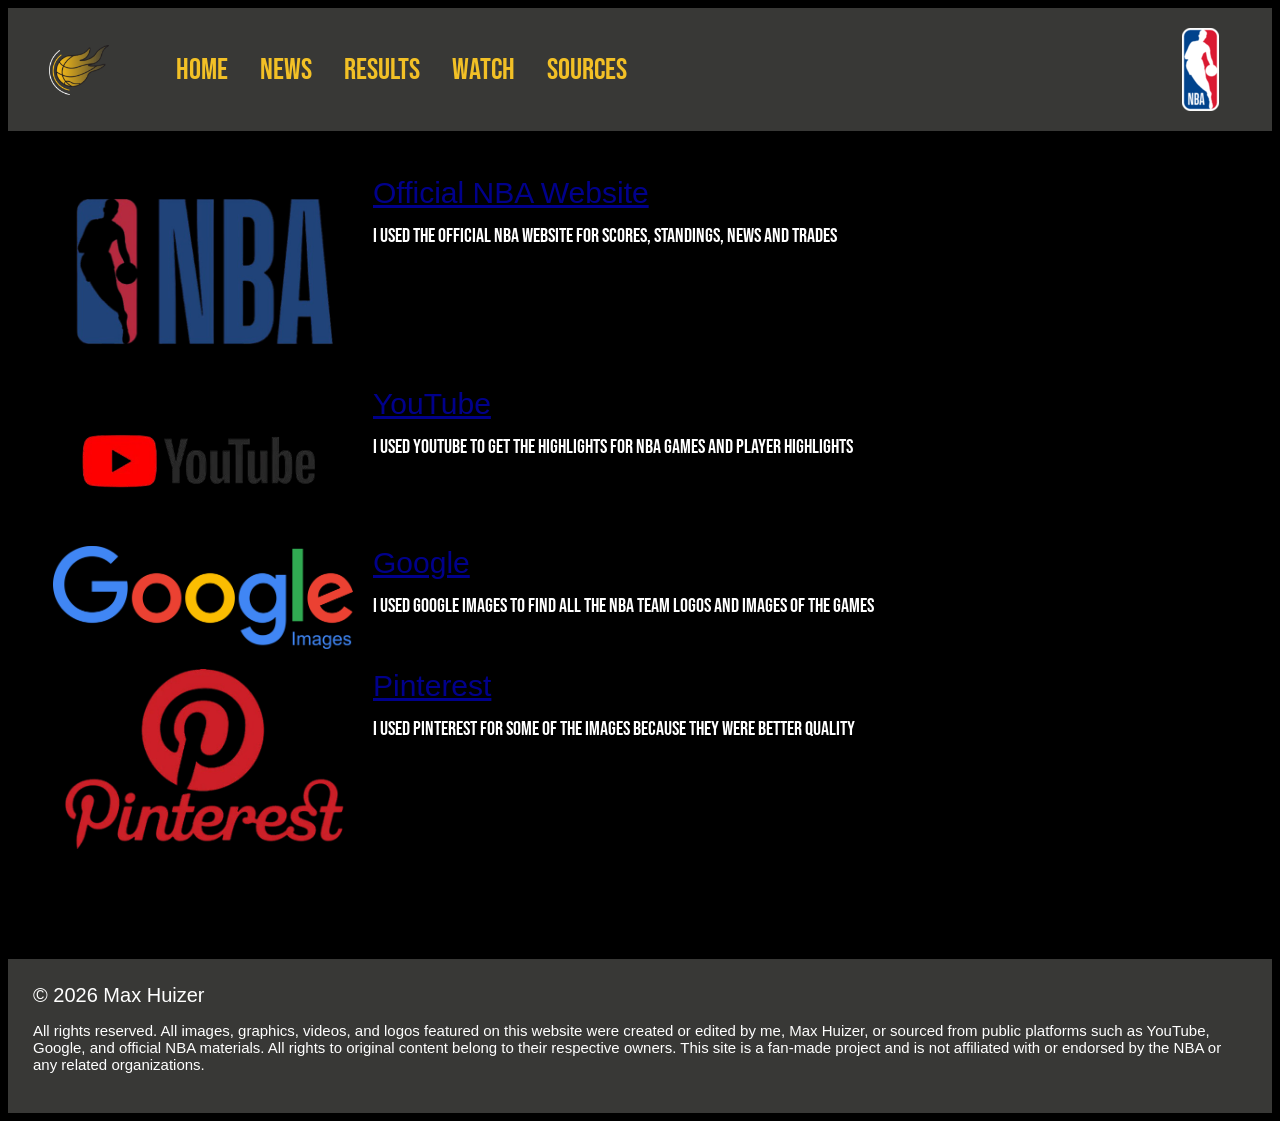
<file: sources.html>
<!DOCTYPE html>
<html lang="en">
<head>
    <link rel="stylesheet" href="style.css">
    <meta charset="UTF-8">
    <meta name="viewport" content="width=device-width, initial-scale=1.0">
    <title>Max's basketball website</title>
    <link rel="icon" type="image/png" href="images/website logo.png">
    <link rel="preconnect" href="https://fonts.googleapis.com">
    <link rel="preconnect" href="https://fonts.gstatic.com" crossorigin>
    <link href="https://fonts.googleapis.com/css2?family=Bebas+Neue&display=swap" rel="stylesheet">
</head>
<body>


<div class="navbar">
  <div class="Logo1">
  <img src="images/website logo.png" alt="Website Logo">
</div>

  <div class="navbarlinks">
  <ul>
  <li><a href="index.html">Home</a></li>

  <li class="dropdown">
  <a href="#" class="dropbtn">News</a>
  <div class="dropdown-content">
  <a href="News.html">Breaking News</a>
  <a href="trades.html">Trades</a>
  </div>
  </li>

  <li class="dropdown">
  <a href="#" class="dropbtn">Results</a>
  <div class="dropdown-content">
  <a href="Results.html">Final Scores</a>
  <a href="standings.html">Standings</a>
  </div>
 </li>

 <li class="dropdown">
  <a href="#" class="dropbtn">Watch</a>
  <div class="dropdown-content">
  <a href="highlights.html">Game highlights</a>
  <a href="player_highlights.html">Player Highlights</a>
  </div>
  </li>
   <li><a href="sources.html">Sources</a></li>
  </ul>
  </div>

  <div class="nbalogo">
    <img src="images/NBA.png" alt="NBA Logo">
  </div>
</div>

<div class="sources">
  <div class="sourceimage">
  <img src="images/NBA LOGO FULL.png" alt="NBA Logo">
  </div>

<div class="sourcetext">
<a href="https://www.nba.com/"><p>Official NBA Website</p></a>
I used the Official NBA website for scores, standings, news and trades
</div>

  <div class="sourceimage">
  <img src="images/youtubelogo.png" alt="Youtube Logo">
  </div>

  <div class="sourcetext">
    <a href="https://www.youtube.com"><p>YouTube</p></a>
I used Youtube to get the highlights for NBA games and player highlights
</div>

<div class="sourceimage">
  <img src="images/google.png" alt="Google logo">
  </div>

<div class="sourcetext">
    <a href="https://www.google.com"><p>Google</p></a>
I used Google Images to find all the NBA team logos and images of the games
</div>

    <div class="sourceimage">
  <img src="images/pinterestlogo.png" alt="Pinterest Logo">
  </div>

  <div class="sourcetext">
    <a href="https://pinterest.com"><p>Pinterest</p></a>
I used Pinterest for some of the images because they were better quality
</div>
</div>

  <footer> 
    <h>© 2026 Max Huizer</h>
    <p>
    All rights reserved. All images, graphics, videos, and logos featured on this website were created 
    or edited by me, Max Huizer, or sourced from public platforms such as YouTube, Google, and official
    NBA materials. All rights to original content belong to their respective owners. This site is a 
    fan-made project and is not affiliated with or endorsed by the NBA or any related organizations.
     </p>
</footer>
  
</body>
</html>
</file>
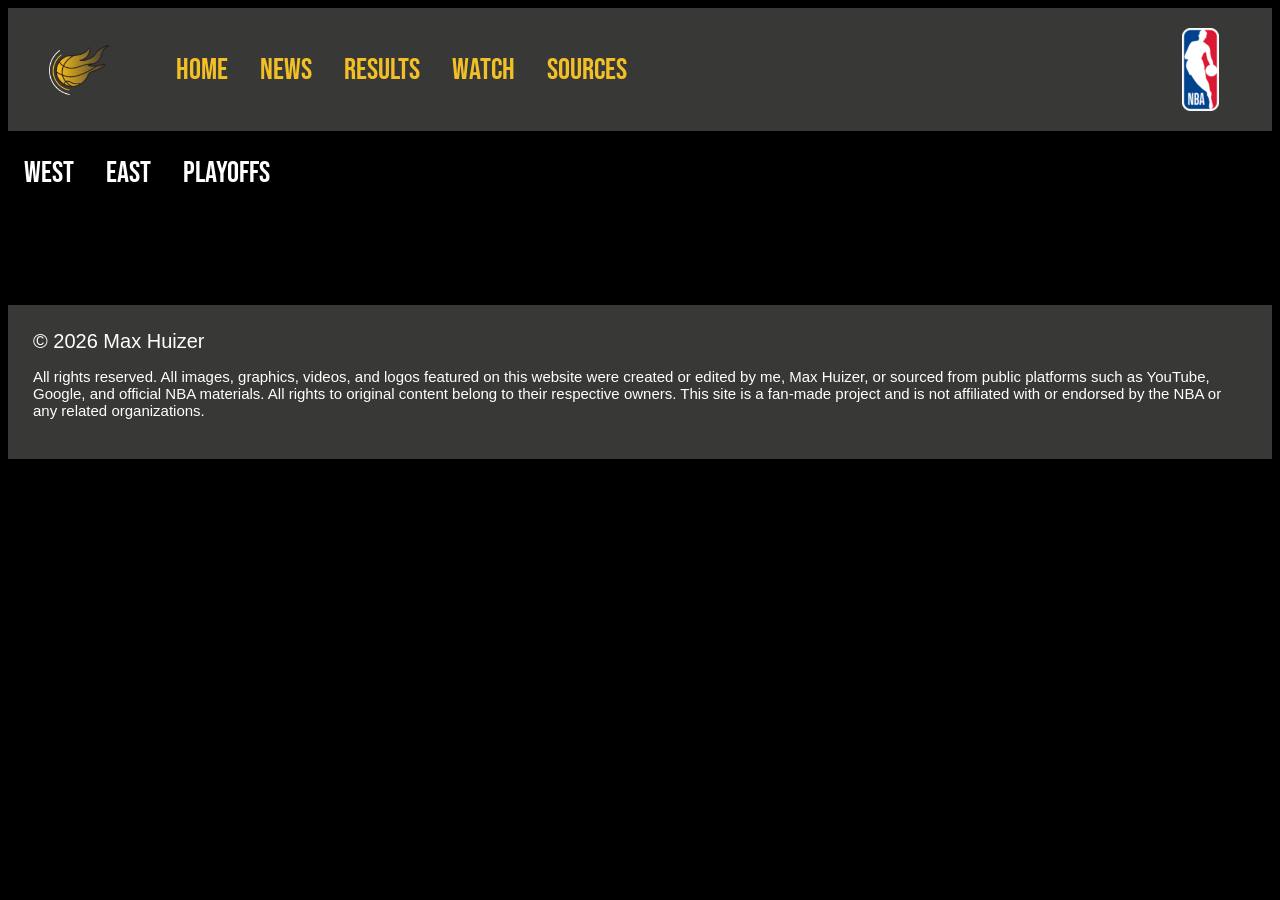
<file: standings.html>
<!DOCTYPE html>
<html lang="en">
<head>
    <link rel="stylesheet" href="style.css">
    <meta charset="UTF-8">
    <meta name="viewport" content="width=device-width, initial-scale=1.0">
    <title>Max's basketball website</title>
    <link rel="icon" type="image/png" href="images/trophy.png">
    <link rel="preconnect" href="https://fonts.googleapis.com">
    <link rel="preconnect" href="https://fonts.gstatic.com" crossorigin>
    <link href="https://fonts.googleapis.com/css2?family=Bebas+Neue&display=swap" rel="stylesheet">
</head>
<body>

<div class="navbar">
  <div class="Logo1">
   <img src="images/website logo.png" alt="Website Logo">
  </div>

  <div class="navbarlinks">
  <ul>
  <li><a href="index.html">Home</a></li>

  <li class="dropdown">
  <a href="#" class="dropbtn">News</a>
  <div class="dropdown-content">
  <a href="News.html">Breaking News</a>
  <a href="trades.html">Trades</a>
  </div>
  </li>

  <li class="dropdown">
  <a href="#" class="dropbtn">Results</a>
  <div class="dropdown-content">
  <a href="Results.html">Final Scores</a>
  <a href="standings.html">Standings</a>
  </div>
 </li>

 <li class="dropdown">
  <a href="#" class="dropbtn">Watch</a>
  <div class="dropdown-content">
  <a href="highlights.html">Game highlights</a>
  <a href="player_highlights.html">Player Highlights</a>
  </div>
  </li>

  <li><a href="sources.html">Sources</a></li>
  </ul>
  </div>

  <div class="nbalogo">
    <img src="images/NBA.png" alt="NBA Logo">
  </div>
</div>

<div class="tab">
  <button class="tablinks" onclick="openConference(event, 'West')">West</button>
  <button class="tablinks" onclick="openConference(event, 'East')">East</button>
  <button class="tablinks" onclick="openConference(event, 'Playoffs')">Playoffs</button>
  </div>

<div id="West" class="tabcontent">
  <h3>Western Conference</h3>
  <img src ="images/Western Conference.png" alt="Western Conference Standings">
</div>

<div id="East" class="tabcontent">
  <h3>Eastern Conference</h3>
  <img src ="images/Eastern Conference.png" alt="Eastern Conference Standings">
</div>

<div id="Playoffs" class="tabcontent">
  <h3>NBA Playoffs</h3>
  <img src ="images/playoffbracket.png" alt="NBA Playoffs">
</div>

<script>
function openConference(evt, conferenceName) {
  var i, tabcontent, tablinks;
  tabcontent = document.getElementsByClassName("tabcontent");
  for (i = 0; i < tabcontent.length; i++) {
    tabcontent[i].style.display = "none";
  }
  tablinks = document.getElementsByClassName("tablinks");
  for (i = 0; i < tablinks.length; i++) {
    tablinks[i].className = tablinks[i].className.replace(" active", "");
  }
  document.getElementById(conferenceName).style.display = "block";
  evt.currentTarget.className += " active";
}
</script>

<footer> 
    <h>© 2026 Max Huizer</h>
    <p>
    All rights reserved. All images, graphics, videos, and logos featured on this website were created 
    or edited by me, Max Huizer, or sourced from public platforms such as YouTube, Google, and official
    NBA materials. All rights to original content belong to their respective owners. This site is a 
    fan-made project and is not affiliated with or endorsed by the NBA or any related organizations.
     </p>
</footer>
  
</body>
</html>
</file>
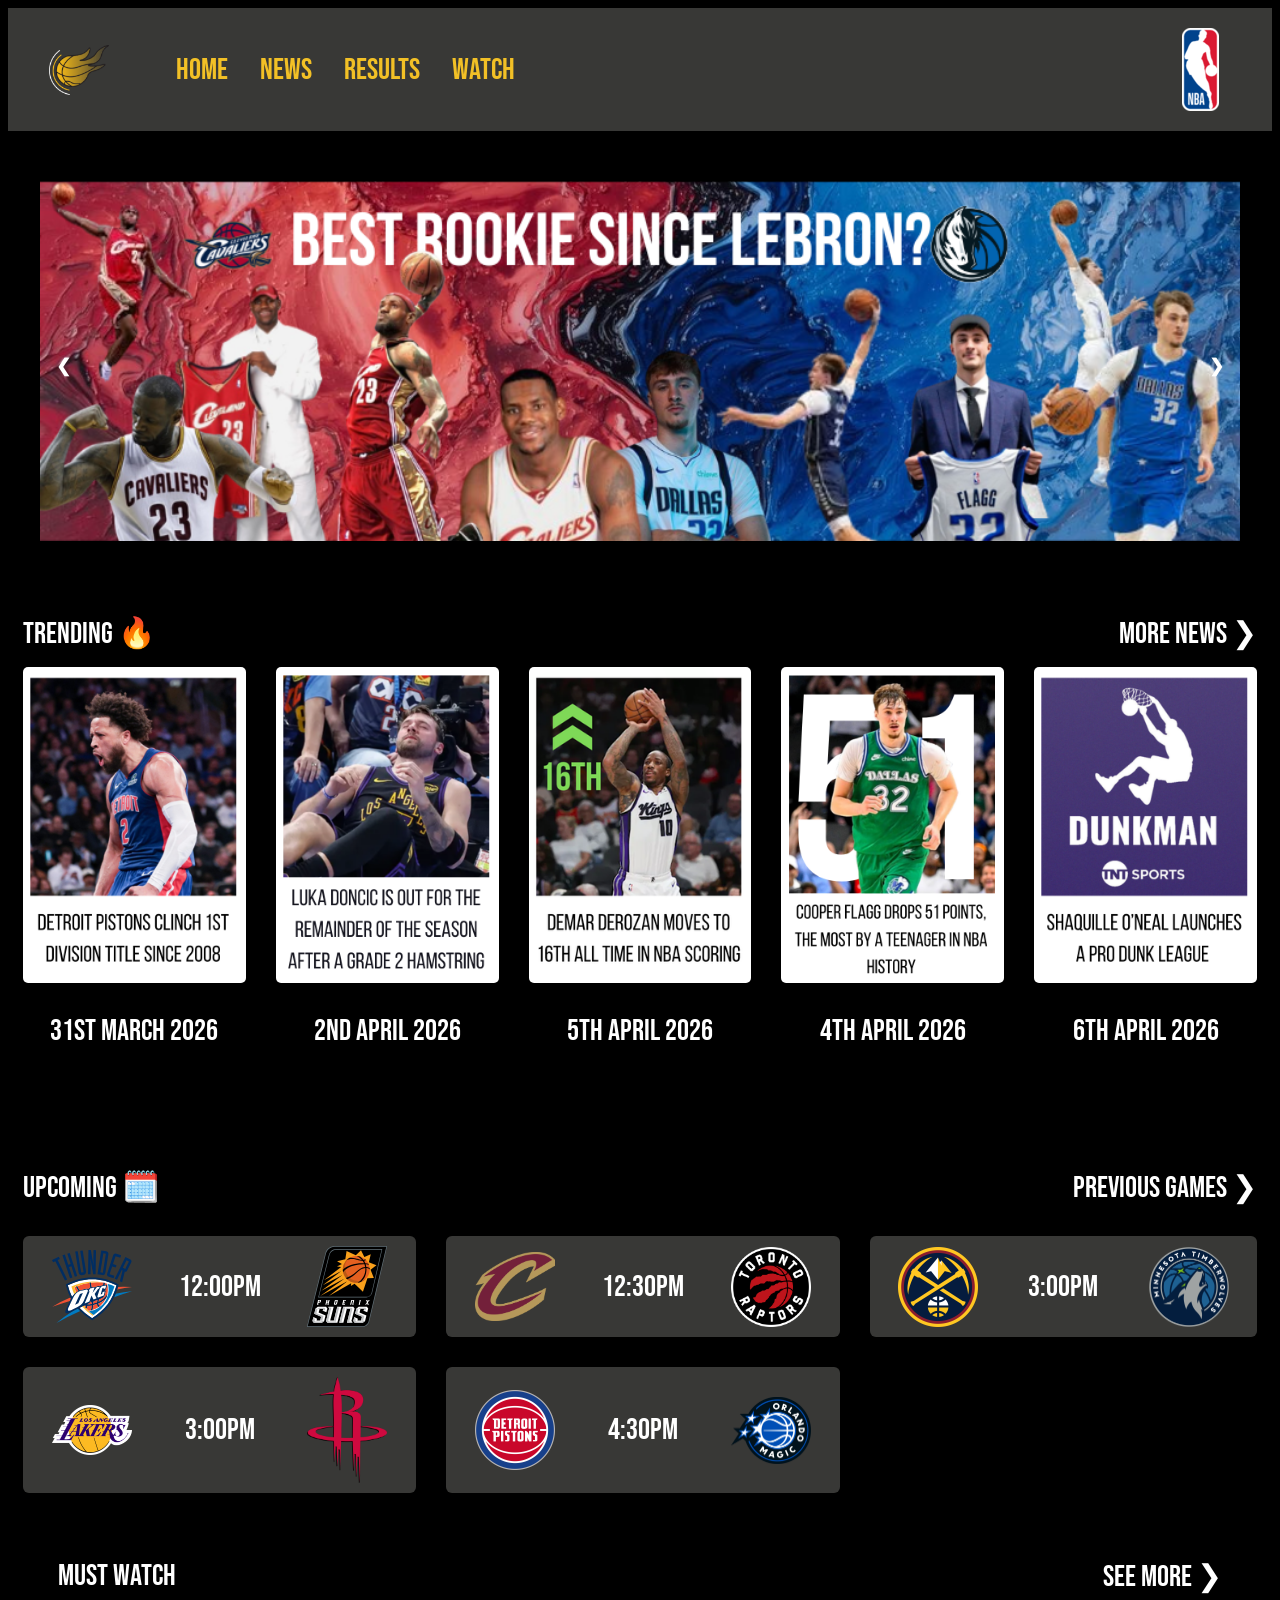
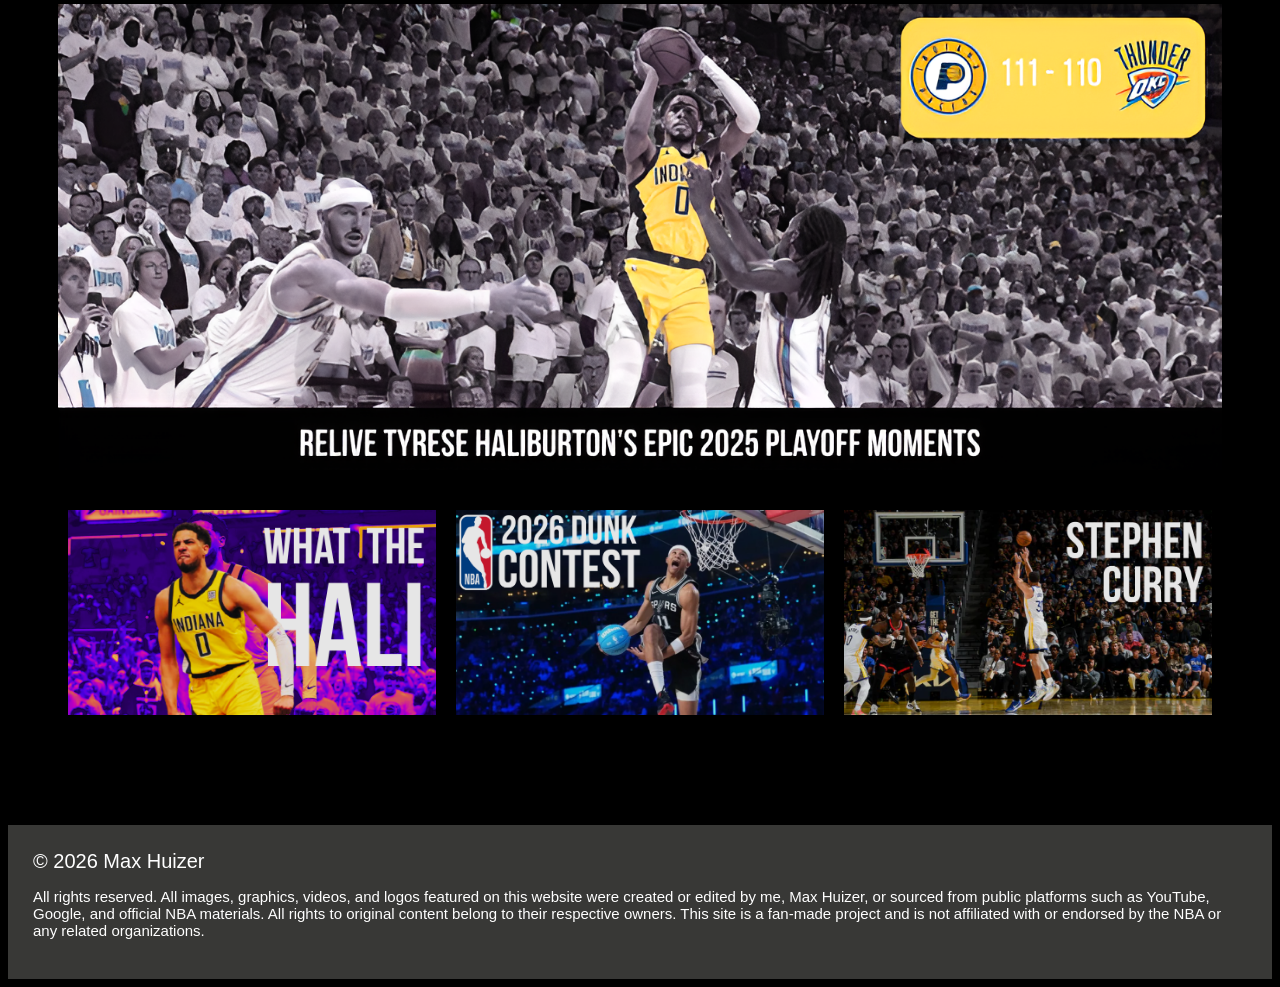
<file: test.html>
<!DOCTYPE html>
<html lang="en">
<head>
    <link rel="stylesheet" href="style.css">
    <meta charset="UTF-8">
    <meta name="viewport" content="width=device-width, initial-scale=1.0">
    <title>Max's basketball website</title>
    <link rel="icon" type="image/png" href="images/website logo.png">
    <link rel="preconnect" href="https://fonts.googleapis.com">
    <link rel="preconnect" href="https://fonts.gstatic.com" crossorigin>
    <link href="https://fonts.googleapis.com/css2?family=Bebas+Neue&display=swap" rel="stylesheet">
</head>
<body>


<div class="navbar">
  <div class="Logo1">
   <img src="images/website logo.png" alt="Website Logo">
  </div>

  <div class="navbarlinks">
  <ul>
  <li><a href="index.html">Home</a></li>

  <li class="dropdown">
  <a href="#" class="dropbtn">News</a>
  <div class="dropdown-content">
  <a href="News.html">Breaking News</a>
  <a href="trades.html">Trades</a>
  </div>
  </li>

  <li class="dropdown">
  <a href="#" class="dropbtn">Results</a>
  <div class="dropdown-content">
  <a href="Results.html">Final Scores</a>
  <a href="standings.html">Standings</a>
  </div>
 </li>

 <li class="dropdown">
  <a href="#" class="dropbtn">Watch</a>
  <div class="dropdown-content">
  <a href="highlights.html">Game highlights</a>
  <a href="player_highlights.html">Player Highlights</a>
  </div>
  </li>
  </ul>
  </div>

  <div class="nbalogo">
    <img src="images/NBA.png" alt="NBA Logo">
  </div>
</div>

<div class="home-container">

<div class="mySlides fade">
  <img src="images/Rookie.png" style="width:100%">
</div>

<div class="mySlides fade">
  <img src="images/wemby home slide.png" style="width:100%">
</div>

<div class="mySlides fade">
  <img src="images/HOF.png" style="width:100%">
</div>

<div class="mySlides fade">
  <img src="images/expansion32.png" style="width:100%">
</div>

<div class="mySlides fade">
  <img src="images/mvp.png" style="width:100%">
</div>

<a class="prev" onclick="plusSlides(-1)">❮</a>
<a class="next" onclick="plusSlides(1)">❯</a>

</div>
<br>

  </div>

</div>

<div class="trending">
    <div class="trendingtitle">Trending 🔥</div>
    <div class="morenews"> <a href="News.html">More News ❯</a></div>
    
    <div class="newsthumbnail">
        <img src="images/Detroit 1 seed.png" alt="Detroit Pistons 1 seed">
        <p>31st March 2026</p>
    </div>
    <div class="newsthumbnail">
        <img src="images/Luka injury.png" alt="Luka Doncic injury">
        <p>2nd April 2026</p>
    </div>
    <div class="newsthumbnail">
        <img src="images/DeMar I say it the less I like it.png" alt="DeMar DeRozan">
        <p>5th April 2026</p>
    </div>
    <div class="newsthumbnail">
        <img src="images/cooperflagg51.png" alt="Cooper Flagg">
        <p>4th April 2026</p>
    </div>
    <div class="newsthumbnail">
        <img src="images/Shaq dunkman 2.png" alt="Dunkman">
        <p> 6th April 2026</p>
    </div>
</div>

<div class="upcoming">
<div class="upcomingtitle">Upcoming 🗓️</div>
<div class="ygames"> <a href="Results.html">Previous Games ❯</a></div>
<div class="game"><img src="images/nba logos/Oklahoma_City_Thunder.svg" alt="Oklahoma City Thunder"> 12:00pm<img src="images/nba logos/Phoenix_Suns_logo.svg" alt="Phoenix Suns"></div>
    <div class="game"><img src="images/nba logos/Cleveland_Cavaliers.png" alt="Cleveland Cavaliers"> 12:30pm <img src="images/nba logos/Toronto_Raptors.png" alt="Toronto Raptors"></div>
    <div class="game"><img src="images/nba logos/Denver_Nuggets.png" alt="Denver Nuggets"> 3:00pm <img src="images/nba logos/Minnesota_Timberwolves_logo.png" alt="Minnesota_Timberwolves_logo"></div>
    <div class="game"><img src="images/nba logos/Los_Angeles_Lakers_logo.png" alt="Los Angeles Lakers"> 3:00pm <img src="images/nba logos/Houston_Rockets.png" alt="Houston Rockets"></div>
    <div class="game"><img src="images/nba logos/detroit pistons.png" alt="Detroit Pistons"> 4:30pm<img src="images/nba logos/Orlando_Magic.png" alt="Orlando Magic"></div>
</div>

<div class="highlightscontainer">
  <div class="htitle">Must watch</div>
<div class="morehighlights"> <a href="highlights.html">See more ❯</a></div>

<div class="highlight">
  <img src="images/hali.png" alt="Tyrese Haliburton insane Playoffs moments">
</div>

<div class="highlight">
  <img src="images/steph3s.png" alt="Stephen Curry best threes">
</div>

<div class="highlight">
  <img src="images/dunk contest.png" alt="2026 NBA Dunk Contest">
</div>

<div class="homepagevideo">
  <a href="https://www.youtube-nocookie.com/embed/PaDENaigPfk?si=IVlh8VduiQ7e7Xqy" title="YouTube video player" frameborder="0" allow="accelerometer; autoplay; clipboard-write; encrypted-media; gyroscope; picture-in-picture; web-share" referrerpolicy="strict-origin-when-cross-origin" allowfullscreen; target="_blank">
   <img src="images/haliburton.png" alt="Haliburton Playoffs highlights">
   </iframe></a>
</div>

<div class="homepagevideo">
  <a href="https://www.youtube-nocookie.com/embed/eqE23UrYpec?si=MKEV_ARt_w5gJ5fR" title="YouTube video player" frameborder="0" allow="accelerometer; autoplay; clipboard-write; encrypted-media; gyroscope; picture-in-picture; web-share" referrerpolicy="strict-origin-when-cross-origin" allowfullscreen; target="_blank">
   <img src="images/2026 dunkcontest.png" alt="2026 NBA Dunk Contest Highlights">
   </iframe></a>
</div>

<div class="homepagevideo">
  <a href="https://www.youtube-nocookie.com/embed/imoPNnFE9mM?si=Vpugi-fD8RAX2qDs" title="hello" frameborder="0" allow="accelerometer; autoplay; clipboard-write; encrypted-media; gyroscope; picture-in-picture; web-share" referrerpolicy="strict-origin-when-cross-origin" allowfullscreen; target="_blank">
   <img src="images/Stephen Curry highlights.png" alt="Stephen Curry insane threes">
   </iframe></a>
</div>

</div>
    
<script>
let slideIndex = 1;
showSlides(slideIndex);

function plusSlides(n) {
  showSlides(slideIndex += n);
}

function currentSlide(n) {
  showSlides(slideIndex = n);
}

function showSlides(n) {
  let i;
  let slides = document.getElementsByClassName("mySlides");
  if (n > slides.length) {slideIndex = 1}    
  if (n < 1) {slideIndex = slides.length}
  for (i = 0; i < slides.length; i++) {
    slides[i].style.display = "none";  
  }
  slides[slideIndex-1].style.display = "block";  
}
</script>

<script>
let highlightIndex = 0;
showHighlightSlides();

function showHighlightSlides() {
  let i;
  let slides = document.getElementsByClassName("highlight");

  for (i = 0; i < slides.length; i++) {
    slides[i].style.display = "none";  
  }

  highlightIndex++;
  if (highlightIndex > slides.length) {
    highlightIndex = 1;
  }

  slides[highlightIndex - 1].style.display = "block";  

  setTimeout(showHighlightSlides, 3000);
}
</script>

  <footer> 
    <h>© 2026 Max Huizer</h>
    <p>
    All rights reserved. All images, graphics, videos, and logos featured on this website were created 
    or edited by me, Max Huizer, or sourced from public platforms such as YouTube, Google, and official
    NBA materials. All rights to original content belong to their respective owners. This site is a 
    fan-made project and is not affiliated with or endorsed by the NBA or any related organizations.
     </p>
</footer>
  
</body>
</html>
</file>
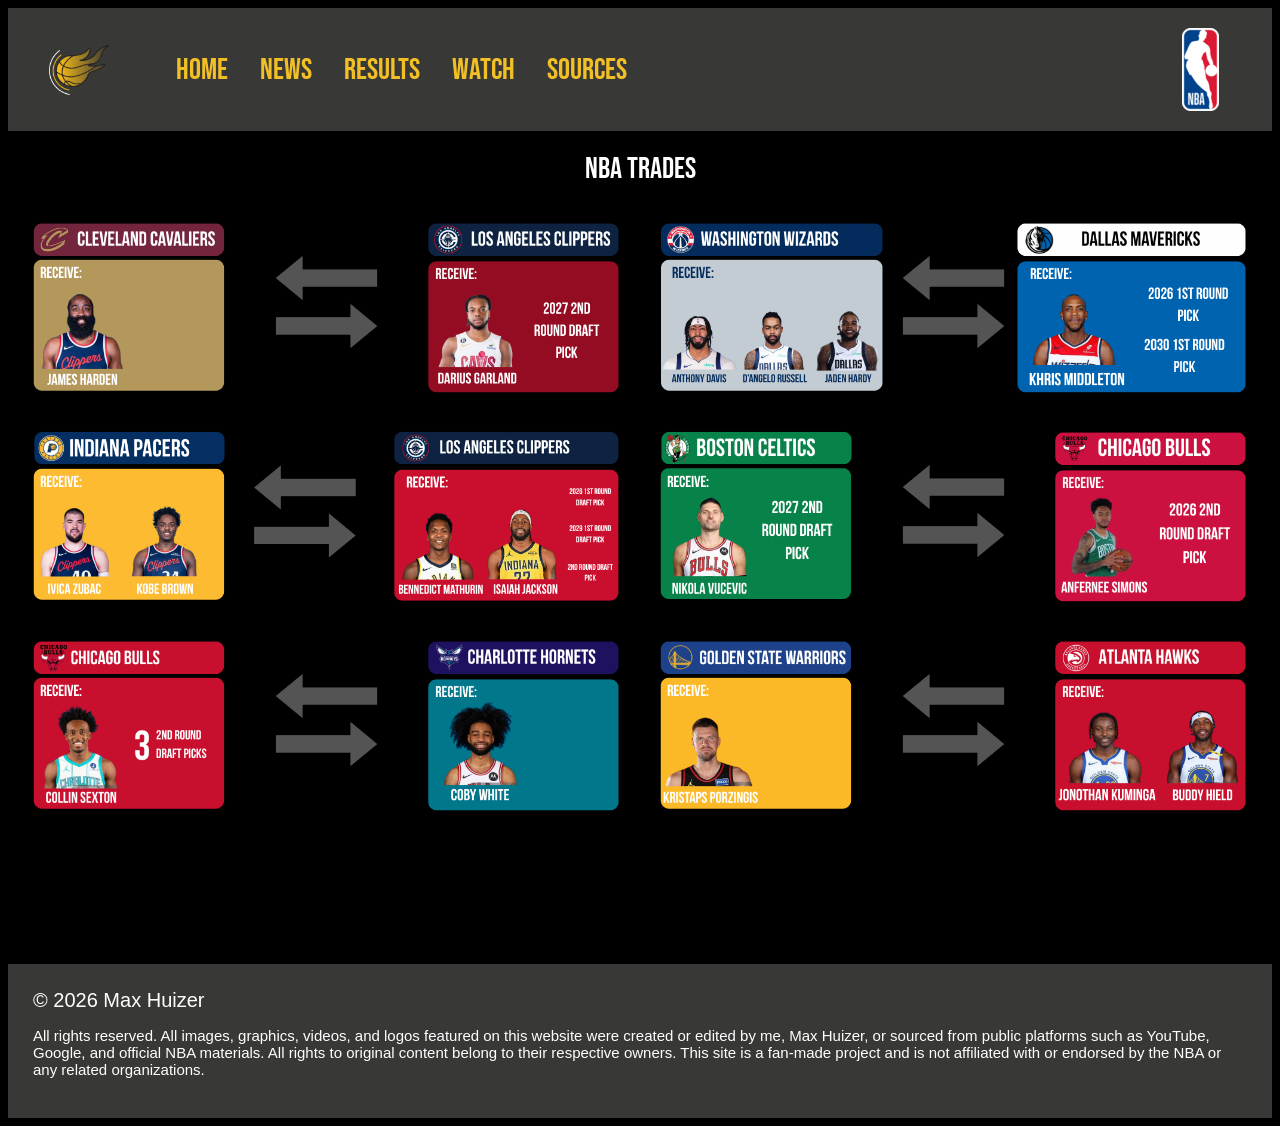
<file: trades.html>
<!DOCTYPE html>
<html lang="en">
<head>
    <link rel="stylesheet" href="style.css">
    <meta charset="UTF-8">
    <meta name="viewport" content="width=device-width, initial-scale=1.0">
    <title>NBA Trades</title>
    <link rel="icon" type="image/png" href="images/trade.png">
    <link rel="preconnect" href="https://fonts.googleapis.com">
    <link rel="preconnect" href="https://fonts.gstatic.com" crossorigin>
    <link href="https://fonts.googleapis.com/css2?family=Bebas+Neue&display=swap" rel="stylesheet">
</head>
<body>


<div class="navbar">
  <div class="Logo1">
   <img src="images/website logo.png" alt="Website Logo">
  </div>

  <div class="navbarlinks">
  <ul>
  <li><a href="index.html">Home</a></li>

  <li class="dropdown">
  <a href="#" class="dropbtn">News</a>
  <div class="dropdown-content">
  <a href="News.html">Breaking News</a>
  <a href="trades.html">Trades</a>
  </div>
  </li>

  <li class="dropdown">
  <a href="#" class="dropbtn">Results</a>
  <div class="dropdown-content">
  <a href="Results.html">Final Scores</a>
  <a href="standings.html">Standings</a>
  </div>
 </li>

 <li class="dropdown">
  <a href="#" class="dropbtn">Watch</a>
  <div class="dropdown-content">
  <a href="highlights.html">Game highlights</a>
  <a href="player_highlights.html">Player Highlights</a>
  </div>
  </li>

   <li><a href="sources.html">Sources</a></li>
  </ul>
  </div>

  <div class="nbalogo">
    <img src="images/NBA.png" alt="NBA Logo">
  </div>
</div>

<div class="NBATrades">
<div class="tradetitle">NBA Trades</div>
<div class="trade"><img src="images/JH - DG.png" alt="James Harden Traded for Darius Garland"></div>
<div class="trade"><img src="images/AD to wizards.png" alt="Anthony Davis traded to Washington Wizards"></div>
<div class="trade"><img src="images/zubac for mathurin.png" alt="Ivica Zubac traded for Bennedict Mathurin"></div>
<div class="trade"><img src="images/Vucevic for anfernee simons.png" alt="Vucevic traded for Anfernee Simons"></div>
<div class="trade"><img src="images/coby for sexton.png" alt="Coby White traded for Collin Sexton"></div>
<div class="trade"><img src="images/JK for Porzingis.png" alt="Jonothan Kuminga traded for Kristaps Porzingis"></div>
<div class="trade"></div>
<div class="trade"></div>
</div>


<footer> 
    <h>© 2026 Max Huizer</h>
    <p>
    All rights reserved. All images, graphics, videos, and logos featured on this website were created 
    or edited by me, Max Huizer, or sourced from public platforms such as YouTube, Google, and official
    NBA materials. All rights to original content belong to their respective owners. This site is a 
    fan-made project and is not affiliated with or endorsed by the NBA or any related organizations.
     </p>
</footer>
  
</body>
</html>
</file>
<file: style.css>
body {
  background-color: black;
  color: white;
  font-family: 'Bebas Neue', sans-serif;
  font-size:20px;
}


.navbar{
  display: grid;
  background-color: #383836;
  grid-template-columns: 1fr 8fr 1fr;
  padding: 10px;
  gap: 10px;
  align-items:center;
}

.navbar div{
  padding: 10px;
  font-size: 30px;
  text-align: center;
  align-items: center;
}

.container2{
  display: grid;
  grid-template-columns: 1fr 4fr 1fr;
  grid-template-rows: auto auto auto;
}

.container2 div{
  font-size: 30px;
  text-align: center;
}

.Logo1{
grid-column: span 1;
}

.Logo1 img {
  width:auto;
  height:50px;
}

.navbarlinks {
grid-column: span 1;
}


.nbalogo {
  padding:16px 14px;
  grid-column: span 1;
}

.nbalogo img {
width:auto;
height:60%;
}

ul {
  list-style-type: none;
  margin: 0;
  padding: 0;
  background-color: #333333;
}

ul li {
  float: left;
}
ul li a {
  display: block;
  color: #f2c026;
  text-align: center;
  padding: 14px 16px;
  text-decoration: none;
}

ul li a:hover {
  background-color: #111111;
}

.lefttexts {
  grid-column: span 1;
  padding: 0;
  margin: 0;
  text-align: right;
}

.lefttexts img {
  width: 100%;
  height: auto;
}

.lefttexts p {
  margin: 5px 0;
}

.bigimage {
  grid-column: span 1;
  padding: 10px;
  margin: 0;
  text-align: center;
}

.bigimage img {
  width: 100%;
  height: auto;
}

.bigimage p {
  margin: 5px 0;
}

.righttexts {
  grid-column: span 1;
  padding: 0;
  margin: 0;
  text-align: center;
}

.righttexts img {
  width: 100%;
  height: 100%;
}

.righttexts p {
  margin: 10px 0;
}

.Bam {
grid-column: span 1;
grid-row: span 2;
}

.Bam img {
  width:100%;
  height: auto;
  object-fit:cover;
}

.JT {
grid-column: span 1;
}

.JT img {
  width: 100%;
  height: auto;
}

.expansion img {
  width: 100%;
  height: auto;
}

.expansion {
grid-column: span 1;
}

.newsimage img {
  width: 300px;
  height: auto;
}

.newsimage {
grid-column: span 1;
}

.newstext p{
font-size: 30px;
margin-bottom:5px;
margin-top:0px;
color:#f2c026;
}


.slideshow-container {
    width: auto;
    padding: 10px;
}

.mySlides {
    display: none;
}

.games-container {
    display: grid;
    grid-template-columns: 1fr 1fr 1fr;
    grid-template-rows: 1fr 1fr;
    gap: 10px;
}

.Playoffs {
    text-align: center;
    font-size: 28px;
    margin-bottom: 30px;
}

.Playoffs img {
width:15%;
height:auto;
}

.Playin {
    text-align: center;
    font-size: 28px;
    margin-bottom: 30px;
}

.Playin img {
width:30%;
height:auto;
}

.game {
    display: grid;
    grid-template-columns: 1fr 1fr 1fr;
    align-items: center;
    justify-items: center;
    gap: 10px;
    padding: 10px;
    background-color: #383836;
    border-radius: 6px;
    font-size: 25px;
}

.games-container img {
    width: auto;
    height: 80%;
}

.date-bar {
    display: flex;
    justify-content: center;
    align-items: center;
    gap: 20px;
    margin-bottom: 10px;
}

.prev {
    cursor: pointer;
    font-size: 30px;
    user-select: none;
}

.prev:hover{
cursor:pointer;
color:#f2c026;
}

.next:hover{
cursor:pointer;
color:#f2c026;
}

.next {
    cursor: pointer;
    font-size: 30px;
    user-select: none;
}

.trade {
  font-size: 5px;
  grid-column: span 1;
  border-radius: 5px;
}

.NBATrades img{
  width:100%;
  height:auto;
}

.tradetitle {
  grid-column: span 2;
  
}

.gamevideo {
  grid-column:span 1;
  padding:3px;
}

.gamevideo:hover {
background-color:white;
padding:3px;
}

.videos img {
  height:auto;
  width:100%;
}

.Highlight_title p {
 margin: 10px;
}

.videos{
  display: grid;
  grid-template-columns: 1fr 1fr 1fr;
}

.videos div{
  font-size: 30px;
  text-align: left;
  margin:10px;
}

.videos video{
  width:410px;
  height:auto;
}

.Highlight_title {
  display:grid;
  grid-template-columns: auto;
}

.Highlight_title div{
  text-align: center;
  font-size: 30px;
}

.tradelogo img{
width:25px;
height:auto;
}

.NBATrades{
display: grid;
grid-template-columns: auto auto;
padding: 10px;
gap: 10px;
}

.NBATrades div{
  justify-content: space-between;
  padding: 10px;
  font-size: 30px;
  text-align: center;
}

.NEWS1 {
  display: grid;
  grid-template-columns: 3fr 1fr; 
  gap: 10px;
  margin:25px;
}

.NEWS1 div{
  font-size: 30px;
  text-align: left;
  margin:10px;
}

.NEWS2 {
  display:grid;
  grid-template-columns: 1fr 3fr;
  margin:35px;
}

.NEWS2 div {
  text-align: left;
  margin:10px;
}


footer {
  background-color: #383836;
  padding:25px;
  font-family: Arial, Helvetica, sans-serif;
  text-align:left;
  margin-top: 100px;
  margin-left:0px;
}

footer p {
  font-size:15px;
}

.mySlides {display: none}
img {vertical-align: middle;}


.home-container {
  max-width: 1200px;
  position: relative;
  margin-top:50px;
  margin: 50px auto;
}

.home-container .prev {
  position: absolute;
  top: 50%;
  padding: 16px;
  margin-top: -22px;
  color: white;
  font-weight: bold;
  font-size: 18px;
  transition: 0.6s ease;
  border-radius: 0 3px 3px 0;
  user-select: none;
}

.home-container .next {
  position: absolute;
  top: 50%;
  padding: 16px;
  margin-top: -22px;
  color: white;
  font-weight: bold;
  font-size: 18px;
  transition: 0.6s ease;
  border-radius: 0 3px 3px 0;
  user-select: none;
}

.home-container .prev {
  left: 0;
}

.home-container .next {
  right: 0;
}

.fade {
  animation-name: fade;
  animation-duration: 1.5s;
}


@keyframes fade {
  from {opacity: .4} 
  to {opacity: 1}
}

.trending {
  display: grid;
  grid-template-columns: 1fr 1fr 1fr 1fr 1fr;
  text-align:center;
  margin-bottom:60px;
}

.trending div{
  font-size: 30px;
  margin:15px;
  margin-top:0px;
}

.trendingtitle {
grid-column:span 3;
text-align:left;
margin-bottom:0px;
}

.morenews {
  grid-column:span 2;
  text-align:right;
  cursor:pointer;
  margin-bottom:0px;
}

.newsthumbnail img{
    width:100%;
    height:auto;
    border-radius:5px;
}

 a {
  color:white;
  text-decoration:none;
}

 a:hover{
color:#f2c026;
}

.upcoming {
  display: grid;
  grid-template-columns: auto auto auto;
  text-align:center;
}

.upcoming div{
  font-size: 30px;
  margin:15px;
}

.upcomingtitle {
  grid-column:span 1;
  text-align:left;
}

.ygames {
  grid-column:span 2;
  text-align:right;
}

.game img {
    width: 80px;
    height: auto;
}

.highlightscontainer {
  display:grid;
  grid-template-columns: 1fr 1fr 1fr;
  margin:50px;
}

.highliightscontainer div {
  margin:5px;
}


.highlightscontainer img{
  height:auto;
  width:100%;
}

.highlight {
 grid-column: span 3;
}

.homepagevideo {
  grid-column: span 1;
  margin:10px;
  margin-top:40px;
}

.homepagevideo img {
  height:auto;
  width:100%;
  opacity:90%;
}


.htitle {
  grid-column: span 2;
  text-align:left;
  font-size:30px;
  margin-bottom:10px;
}

.morehighlights {
  grid-column:span 1;
  text-align:right;
  font-size:30px;
}

.highlight {
  display:none;
  animation-name: fade;
  animation-duration: 1.5s;
}

.dropbtn {
  padding: 14px 16px;
  display: inline-block;
  text-decoration: none;
}

.dropdown {
  position: relative;
}

.dropdown-content {
  display: none;
  position: absolute;
  background-color: #333333;
  min-width: 100px;
  box-shadow: 0px 8px 16px 0px rgba(0,0,0,0.2);
  z-index: 1000;
}

.dropdown-content a {
  color: #ffffff;
  padding: 12px 16px;
  text-decoration: none;
  display: block;
  text-align:left;
}

.dropdown-content a:hover {
  color: #f2c026;
}

.dropdown:hover .dropdown-content {
  display: block;
}

.dropdown:hover .dropbtn {
  background-color: #111111;
}

.playerhighlights {
  display: grid;
  grid-template-columns: auto auto auto auto auto;
  margin-right:10px;
  margin-left:10px;
}

.playerhighlights div {
  font-size: 30px;
  text-align: center;
  margin:5px;
  margin-top:3px;
}

.playervideo {
  grid-column: span 1;
  padding:3px;
}

.playervideo:hover {
  background-color:white;
  padding:3px;
}

.playervideo img {
  width:100%;
  height:auto;
}

.playertitle {
  grid-column: span 5;
}

.playertitle p {
  font-size: 30px;
}

.tab {
  overflow: hidden;
  background-color: black;
  margin-top:10px;
}

.tab button {
  font-family: 'Bebas Neue', sans-serif;
  float: left;
  border: none;
  outline: white;
  background-color:black;
  cursor: pointer;
  padding: 14px 16px;
  transition: 0.3s;
  font-size: 30px;
  color:white;
}

.tab button:hover {
  background-color: #383838;
}

.tab button.active {
  color:#f2c026;
}

.tabcontent {
  display: none;
  padding: 6px 12px;
  border-top: none;
}

.tabcontent img {
  max-width:100%;
  height:auto;
}

.sources {
  display:grid;
  grid-template-columns: 1fr 3fr;
  margin:35px;
}

.sources div {
  text-align: left;
  margin:10px;
}

.sourceimage img {
  width: 300px;
  height: auto;
}

.sourceimage {
grid-column: span 1;
}

.sourcetext p{
font-size: 30px;
margin-bottom:5px;
margin-top:0px;
color:darkblue;
}

.sourcetext a{
font-size: 30px;
margin-bottom:5px;
margin-top:0px;
color:darkblue;
text-decoration: underline;
font-family: Arial, Helvetica, sans-serif;
}
</file>
